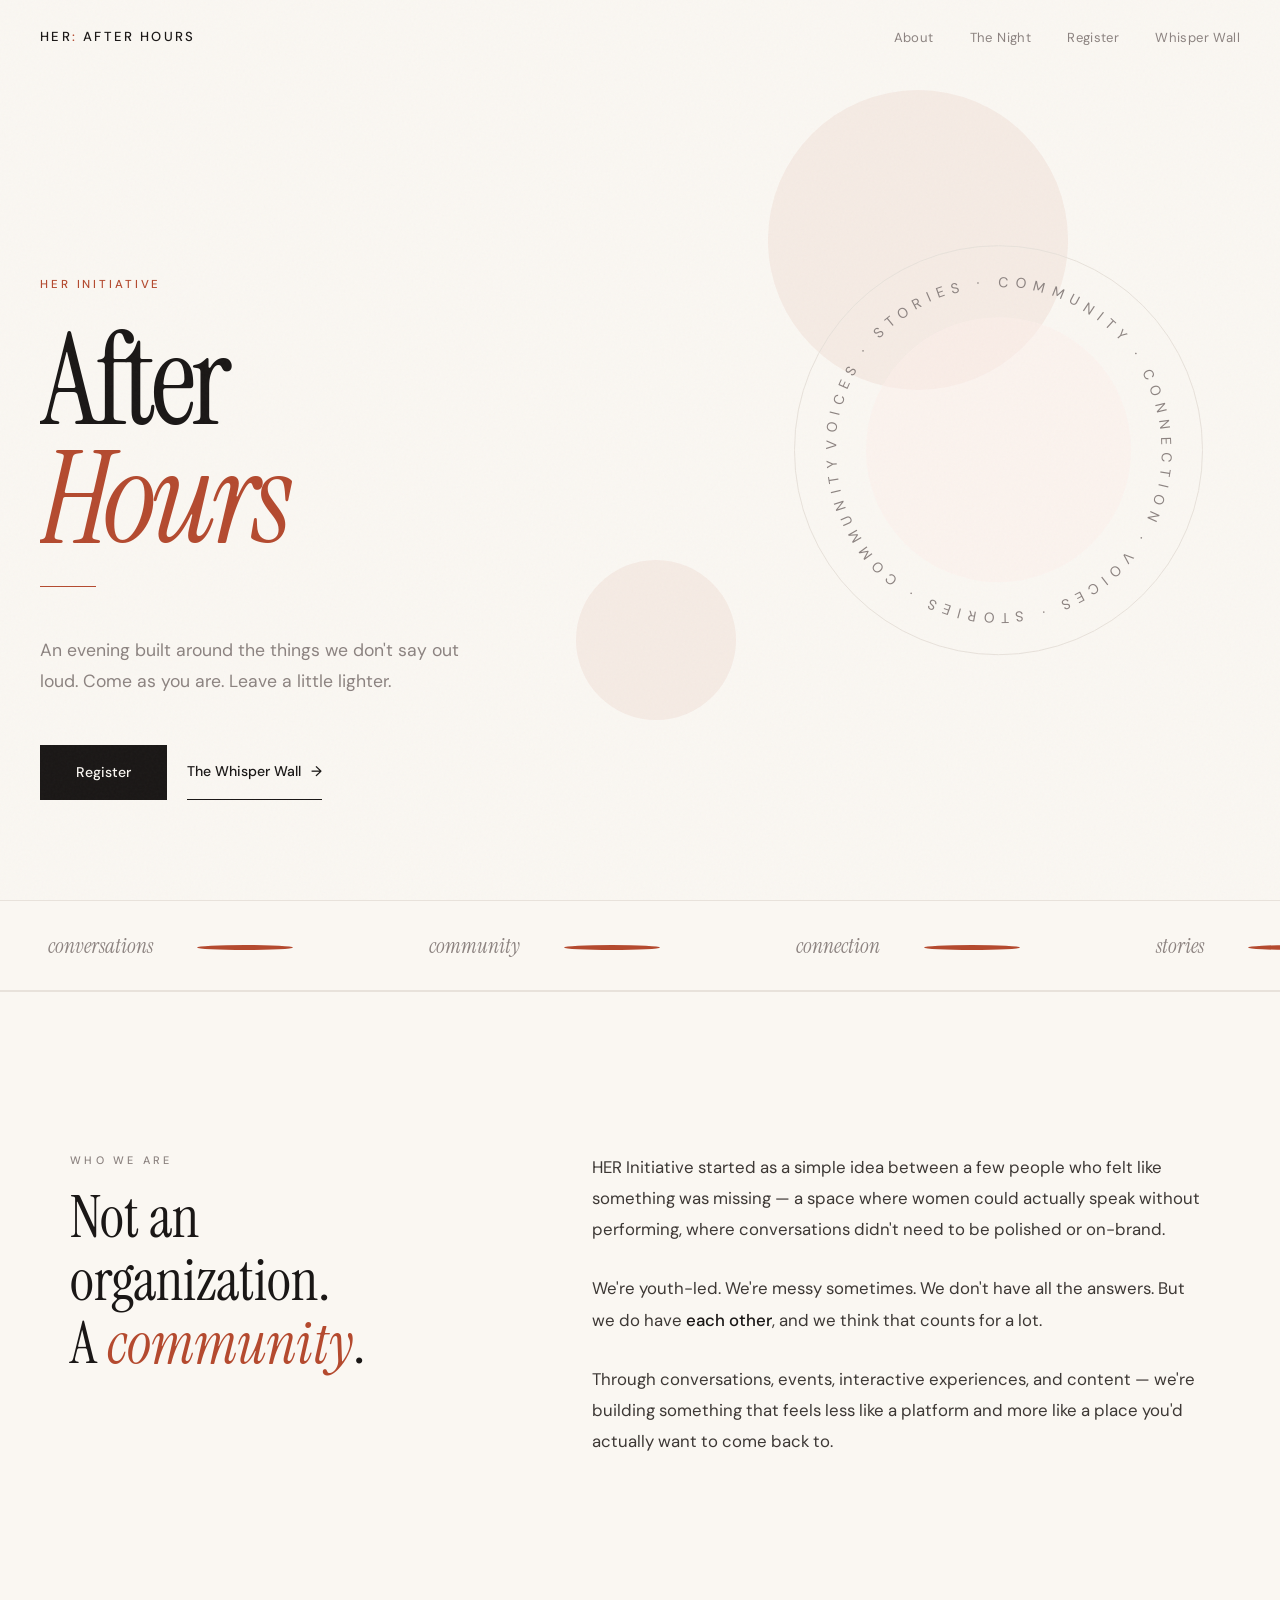
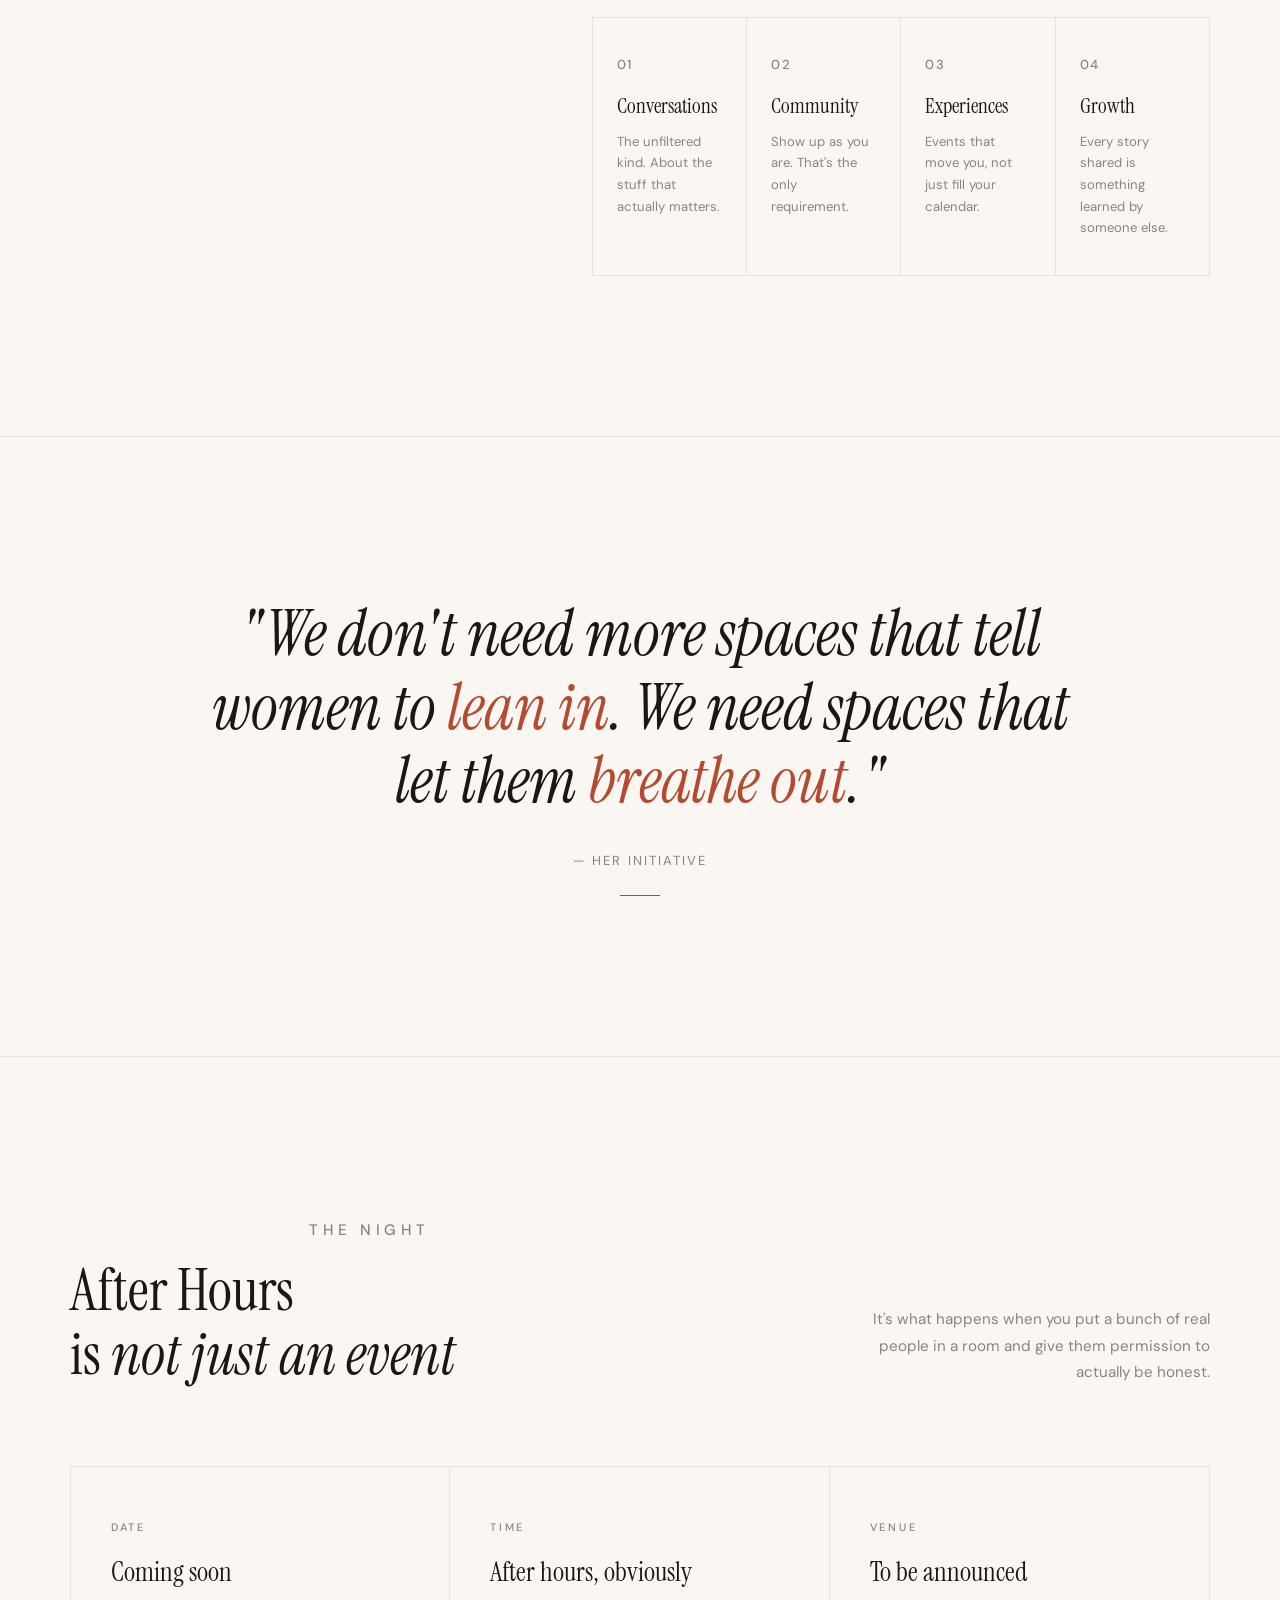
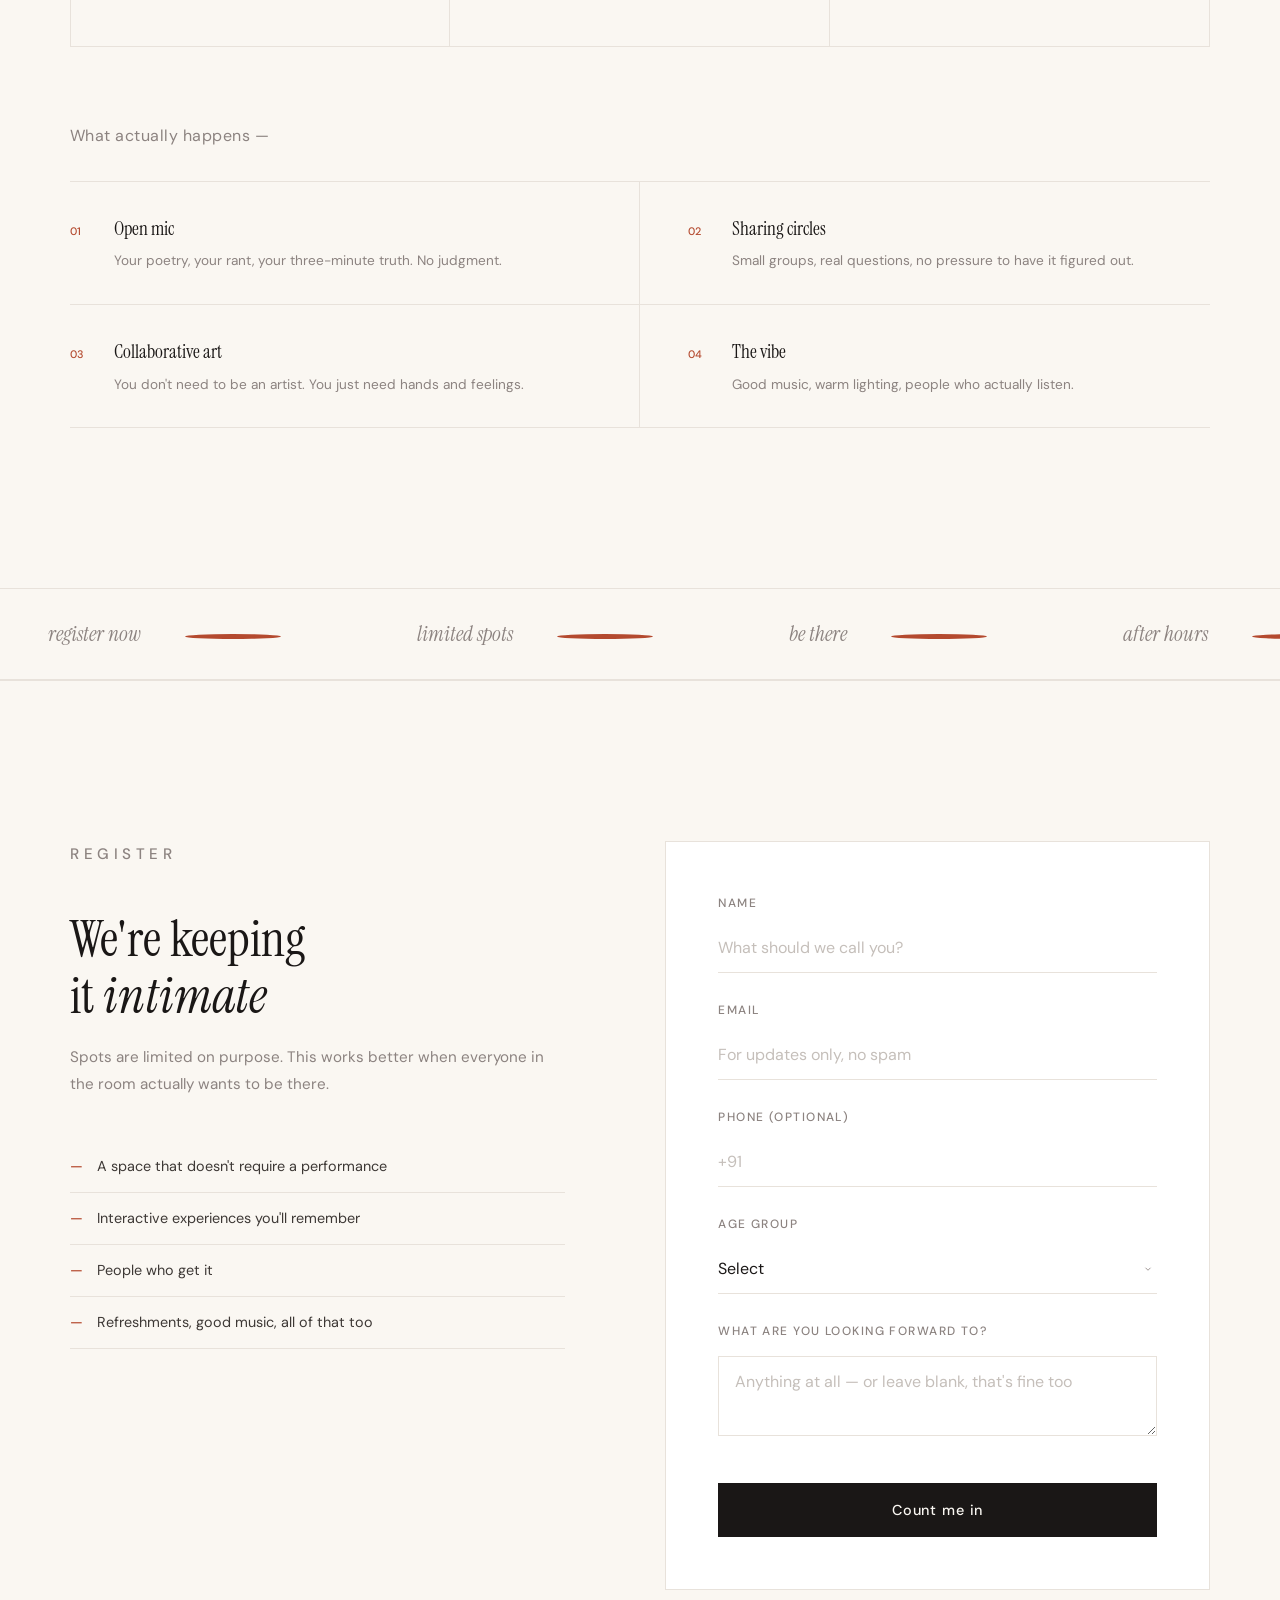
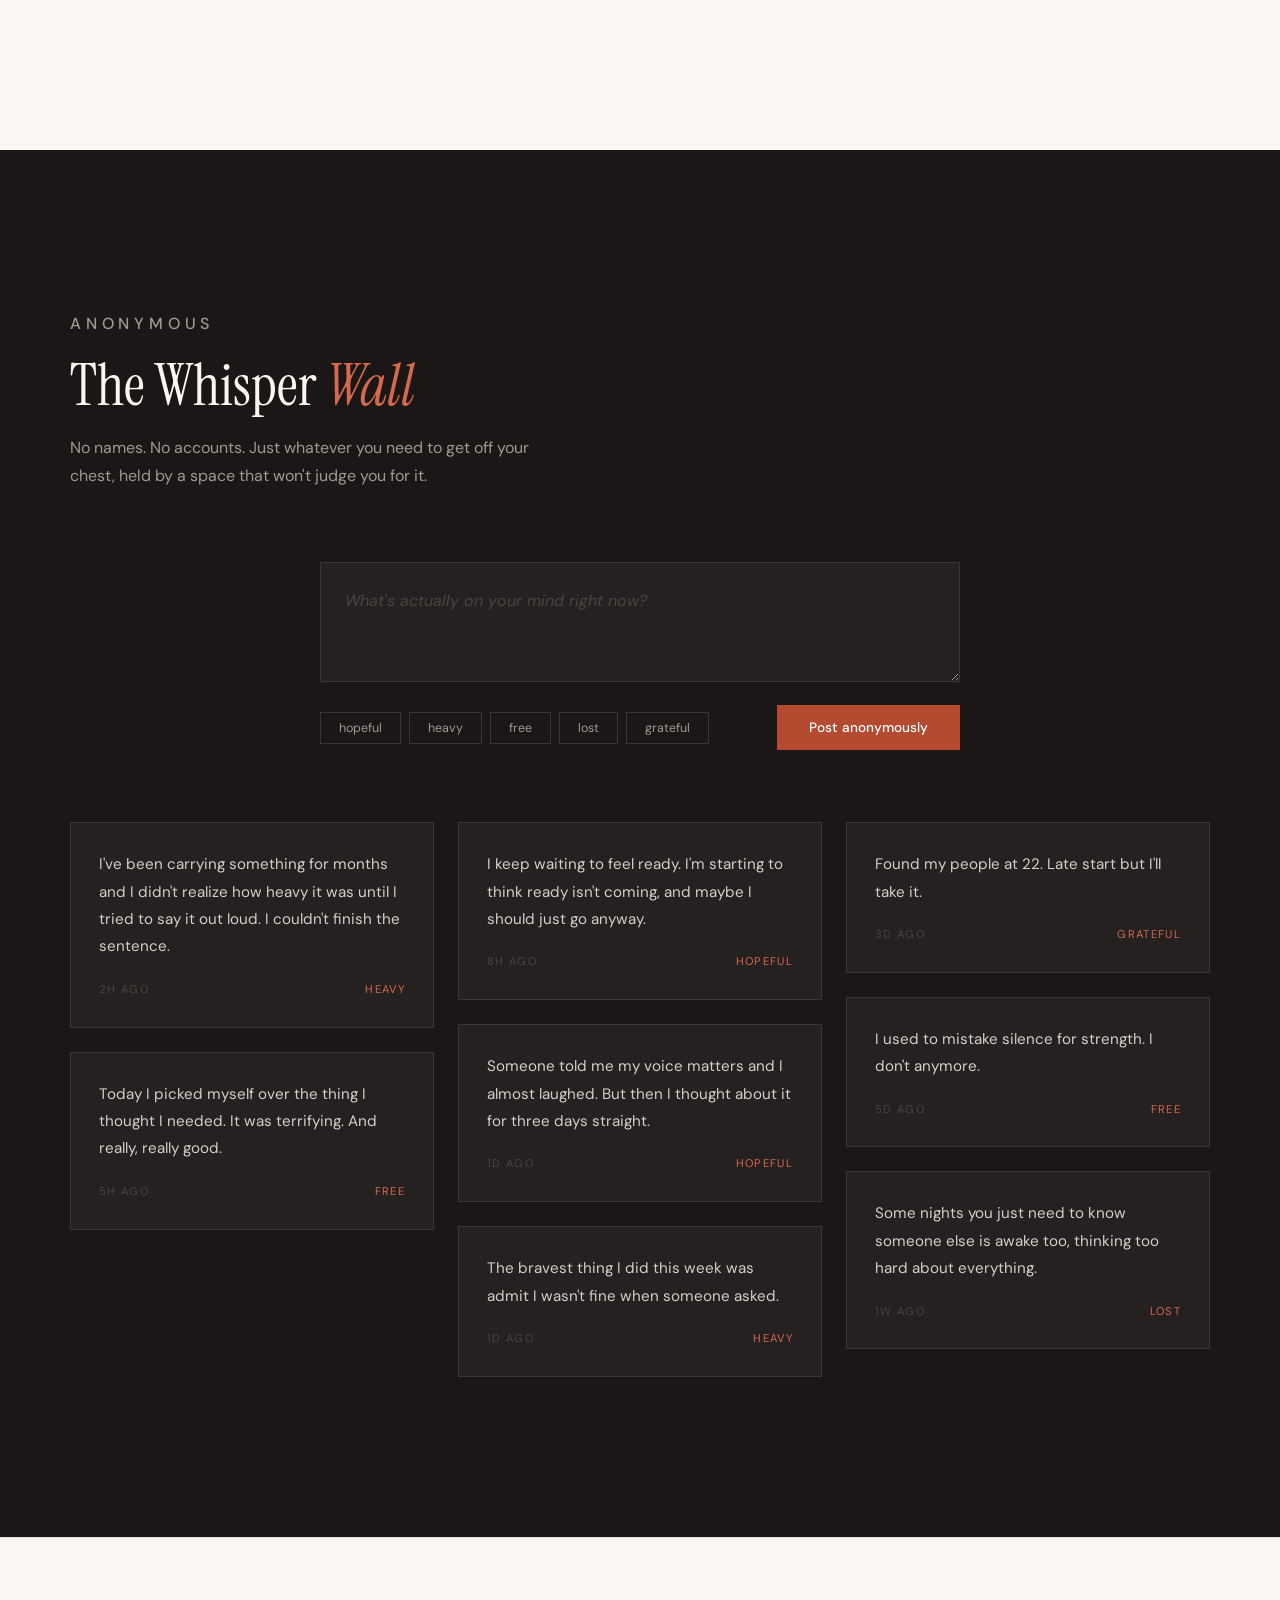
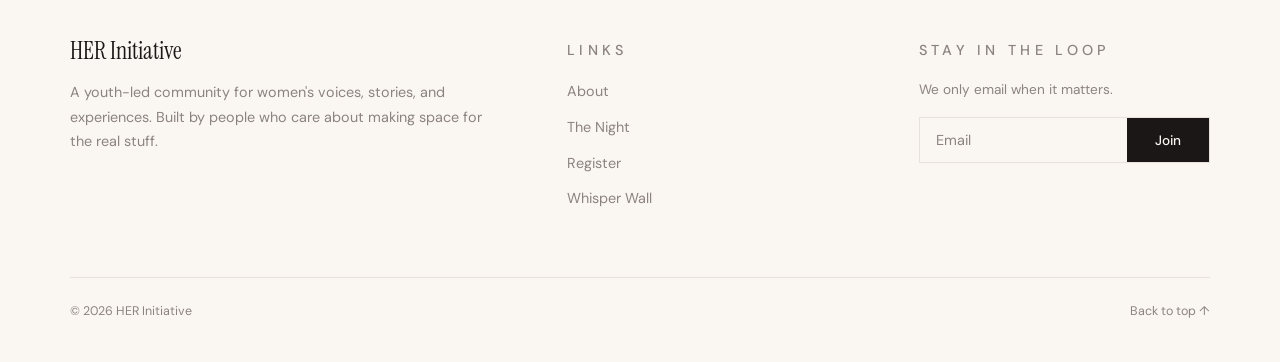
<file: index.html>
<!DOCTYPE html>
<html lang="en">
<head>
  <meta charset="UTF-8" />
  <meta name="viewport" content="width=device-width, initial-scale=1.0" />
  <title>HER: After Hours — Registration & The Whisper Wall</title>
  <meta name="description" content="Register for HER: After Hours, an intimate evening of real conversations and connection. Share anonymously on The Whisper Wall." />
  <link rel="stylesheet" href="styles.css" />
</head>
<body>

  <div class="grain" aria-hidden="true"></div>
  <div class="scroll-progress" id="scrollProgress"></div>

  <nav class="nav" id="nav">
    <a href="#" class="nav-logo">HER<span>:</span> After Hours</a>
    <ul class="nav-links">
      <li><a href="#about">About</a></li>
      <li><a href="#event">The Night</a></li>
      <li><a href="#register">Register</a></li>
      <li><a href="#whisper">Whisper Wall</a></li>
    </ul>
  </nav>

  <!-- HERO -->
  <section class="hero" id="hero">
    <div class="hero-shape hero-shape-1" aria-hidden="true"></div>
    <div class="hero-shape hero-shape-2" aria-hidden="true"></div>
    <div class="hero-content">
      <span class="hero-tag r">HER Initiative</span>
      <h1 class="line-reveal">
        <span>After</span>
        <span><i>Hours</i></span>
      </h1>
      <div class="hero-line r r-d2"></div>
      <p class="hero-sub r r-d2">An evening built around the things we don't say out loud. Come as you are. Leave a little lighter.</p>
      <div class="hero-actions r r-d3">
        <div class="magnetic"><a href="#register" class="btn btn-fill">Register</a></div>
        <a href="#whisper" class="btn btn-line">The Whisper Wall <span class="arrow">&rarr;</span></a>
      </div>
    </div>
    <div class="hero-circle" aria-hidden="true">
      <div class="hero-circle-text">
        <svg viewBox="0 0 300 300"><defs><path id="cp" d="M 150,150 m -120,0 a 120,120 0 1,1 240,0 a 120,120 0 1,1 -240,0"/></defs>
        <text><textPath href="#cp">voices · stories · community · connection · voices · stories · community · connection ·</textPath></text></svg>
      </div>
    </div>
  </section>

  <!-- MARQUEE -->
  <div class="marquee" aria-hidden="true">
    <div class="marquee-track">
      <span>conversations <span class="dot"></span></span>
      <span>community <span class="dot"></span></span>
      <span>connection <span class="dot"></span></span>
      <span>stories <span class="dot"></span></span>
      <span>honesty <span class="dot"></span></span>
      <span>growth <span class="dot"></span></span>
      <span>conversations <span class="dot"></span></span>
      <span>community <span class="dot"></span></span>
      <span>connection <span class="dot"></span></span>
      <span>stories <span class="dot"></span></span>
      <span>honesty <span class="dot"></span></span>
      <span>growth <span class="dot"></span></span>
    </div>
  </div>

  <!-- ABOUT -->
  <section class="about" id="about">
    <div class="about-layout">
      <div class="about-left">
        <p class="section-label r">Who we are</p>
        <h2 class="r r-d1">Not an<br>organization.<br>A <i>community</i>.</h2>
      </div>
      <div class="about-right">
        <p class="r">HER Initiative started as a simple idea between a few people who felt like something was missing — a space where women could actually speak without performing, where conversations didn't need to be polished or on-brand.</p>
        <p class="r r-d1">We're youth-led. We're messy sometimes. We don't have all the answers. But we do have <strong>each other</strong>, and we think that counts for a lot.</p>
        <p class="r r-d2">Through conversations, events, interactive experiences, and content — we're building something that feels less like a platform and more like a place you'd actually want to come back to.</p>
      </div>
    </div>
    <div class="about-layout" style="margin-top:72px">
      <div></div>
      <div class="pillars-row r r-d1">
        <div class="pillar"><p class="pillar-num">01</p><h4>Conversations</h4><p>The unfiltered kind. About the stuff that actually matters.</p></div>
        <div class="pillar"><p class="pillar-num">02</p><h4>Community</h4><p>Show up as you are. That's the only requirement.</p></div>
        <div class="pillar"><p class="pillar-num">03</p><h4>Experiences</h4><p>Events that move you, not just fill your calendar.</p></div>
        <div class="pillar"><p class="pillar-num">04</p><h4>Growth</h4><p>Every story shared is something learned by someone else.</p></div>
      </div>
    </div>
  </section>

  <!-- STATEMENT -->
  <section class="statement">
    <blockquote class="r">
      "We don't need more spaces that tell women to <em>lean in</em>. We need spaces that let them <em>breathe out</em>."
    </blockquote>
    <p class="statement-author r r-d1">— HER Initiative</p>
    <div class="statement-line r r-d2"></div>
  </section>

  <!-- EVENT -->
  <section class="event" id="event">
    <div class="event-header r">
      <div>
        <p class="section-label">The Night</p>
        <h2>After Hours<br>is <i>not just an event</i></h2>
      </div>
      <p>It's what happens when you put a bunch of real people in a room and give them permission to actually be honest.</p>
    </div>
    <div class="event-details">
      <div class="event-detail r"><p class="event-detail-label">Date</p><p class="event-detail-value">Coming soon</p></div>
      <div class="event-detail r r-d1"><p class="event-detail-label">Time</p><p class="event-detail-value">After hours, obviously</p></div>
      <div class="event-detail r r-d2"><p class="event-detail-label">Venue</p><p class="event-detail-value">To be announced</p></div>
    </div>
    <div class="event-expect">
      <h3 class="r">What actually happens —</h3>
      <div class="expect-list">
        <div class="expect-item r"><span class="expect-num">01</span><div class="expect-text"><h4>Open mic</h4><p>Your poetry, your rant, your three-minute truth. No judgment.</p></div></div>
        <div class="expect-item r r-d1"><span class="expect-num">02</span><div class="expect-text"><h4>Sharing circles</h4><p>Small groups, real questions, no pressure to have it figured out.</p></div></div>
        <div class="expect-item r r-d2"><span class="expect-num">03</span><div class="expect-text"><h4>Collaborative art</h4><p>You don't need to be an artist. You just need hands and feelings.</p></div></div>
        <div class="expect-item r r-d3"><span class="expect-num">04</span><div class="expect-text"><h4>The vibe</h4><p>Good music, warm lighting, people who actually listen.</p></div></div>
      </div>
    </div>
  </section>

  <!-- MARQUEE 2 -->
  <div class="marquee" aria-hidden="true" style="border-top:1px solid var(--border)">
    <div class="marquee-track" style="animation-direction:reverse">
      <span>register now <span class="dot"></span></span>
      <span>limited spots <span class="dot"></span></span>
      <span>be there <span class="dot"></span></span>
      <span>after hours <span class="dot"></span></span>
      <span>your story matters <span class="dot"></span></span>
      <span>come as you are <span class="dot"></span></span>
      <span>register now <span class="dot"></span></span>
      <span>limited spots <span class="dot"></span></span>
      <span>be there <span class="dot"></span></span>
      <span>after hours <span class="dot"></span></span>
      <span>your story matters <span class="dot"></span></span>
      <span>come as you are <span class="dot"></span></span>
    </div>
  </div>

  <!-- REGISTER -->
  <section class="register" id="register">
    <div class="register-layout">
      <div class="register-left">
        <p class="section-label r">Register</p>
        <h2 class="r r-d1">We're keeping<br>it <i>intimate</i></h2>
        <p class="r r-d2">Spots are limited on purpose. This works better when everyone in the room actually wants to be there.</p>
        <ul class="perks-list r r-d3">
          <li>A space that doesn't require a performance</li>
          <li>Interactive experiences you'll remember</li>
          <li>People who get it</li>
          <li>Refreshments, good music, all of that too</li>
        </ul>
      </div>
      <div class="r r-d2">
        <div class="form-card" id="formCard">
          <form id="registrationForm" autocomplete="off">
            <div class="form-group"><label class="form-label" for="reg-name">Name</label><input class="form-input" type="text" id="reg-name" placeholder="What should we call you?" required></div>
            <div class="form-group"><label class="form-label" for="reg-email">Email</label><input class="form-input" type="email" id="reg-email" placeholder="For updates only, no spam" required></div>
            <div class="form-group"><label class="form-label" for="reg-phone">Phone (optional)</label><input class="form-input" type="tel" id="reg-phone" placeholder="+91"></div>
            <div class="form-group"><label class="form-label" for="reg-age">Age group</label>
              <select class="form-select" id="reg-age" required><option value="" disabled selected>Select</option><option>16–18</option><option>19–22</option><option>23–25</option><option>25+</option></select>
            </div>
            <div class="form-group"><label class="form-label" for="reg-excited">What are you looking forward to?</label><textarea class="form-textarea" id="reg-excited" placeholder="Anything at all — or leave blank, that's fine too"></textarea></div>
            <button type="submit" class="btn btn-fill btn-submit" id="btn-register-submit">Count me in</button>
          </form>
          <div class="form-success" id="formSuccess"><h3>You're in.</h3><p>We'll reach out with the details. See you after hours.</p></div>
        </div>
      </div>
    </div>
  </section>

  <!-- WHISPER WALL -->
  <section class="whisper" id="whisper">
    <div class="whisper-header">
      <p class="section-label r">Anonymous</p>
      <h2 class="r r-d1">The Whisper <i>Wall</i></h2>
      <p class="r r-d2">No names. No accounts. Just whatever you need to get off your chest, held by a space that won't judge you for it.</p>
    </div>
    <div class="whisper-compose r r-d3">
      <textarea class="whisper-textarea" id="whisperInput" placeholder="What's actually on your mind right now?"></textarea>
      <div class="whisper-controls">
        <div class="mood-tags">
          <button class="mood-tag" data-mood="hopeful">hopeful</button>
          <button class="mood-tag" data-mood="heavy">heavy</button>
          <button class="mood-tag" data-mood="free">free</button>
          <button class="mood-tag" data-mood="lost">lost</button>
          <button class="mood-tag" data-mood="grateful">grateful</button>
        </div>
        <button class="btn whisper-btn" id="whisperSubmit">Post anonymously</button>
      </div>
    </div>
    <div class="wall" id="whisperWall"></div>
  </section>

  <!-- FOOTER -->
  <footer class="footer" id="community">
    <div class="footer-layout">
      <div><h3 class="serif r">HER Initiative</h3><p class="r r-d1">A youth-led community for women's voices, stories, and experiences. Built by people who care about making space for the real stuff.</p></div>
      <div><p class="section-label r">Links</p><ul class="footer-links r r-d1"><li><a href="#about">About</a></li><li><a href="#event">The Night</a></li><li><a href="#register">Register</a></li><li><a href="#whisper">Whisper Wall</a></li></ul></div>
      <div><p class="section-label r">Stay in the loop</p><p class="r r-d1" style="font-size:.85rem;color:var(--muted);margin-bottom:4px">We only email when it matters.</p>
        <form class="newsletter-form r r-d2" id="newsletterForm"><input class="newsletter-input" type="email" placeholder="Email" required id="newsletter-email"><button type="submit" class="newsletter-btn" id="btn-newsletter">Join</button></form>
      </div>
    </div>
    <div class="footer-bottom"><span>&copy; 2026 HER Initiative</span><a href="#hero">Back to top &uarr;</a></div>
  </footer>

  <script src="script.js"></script>
</body>
</html>
</file>
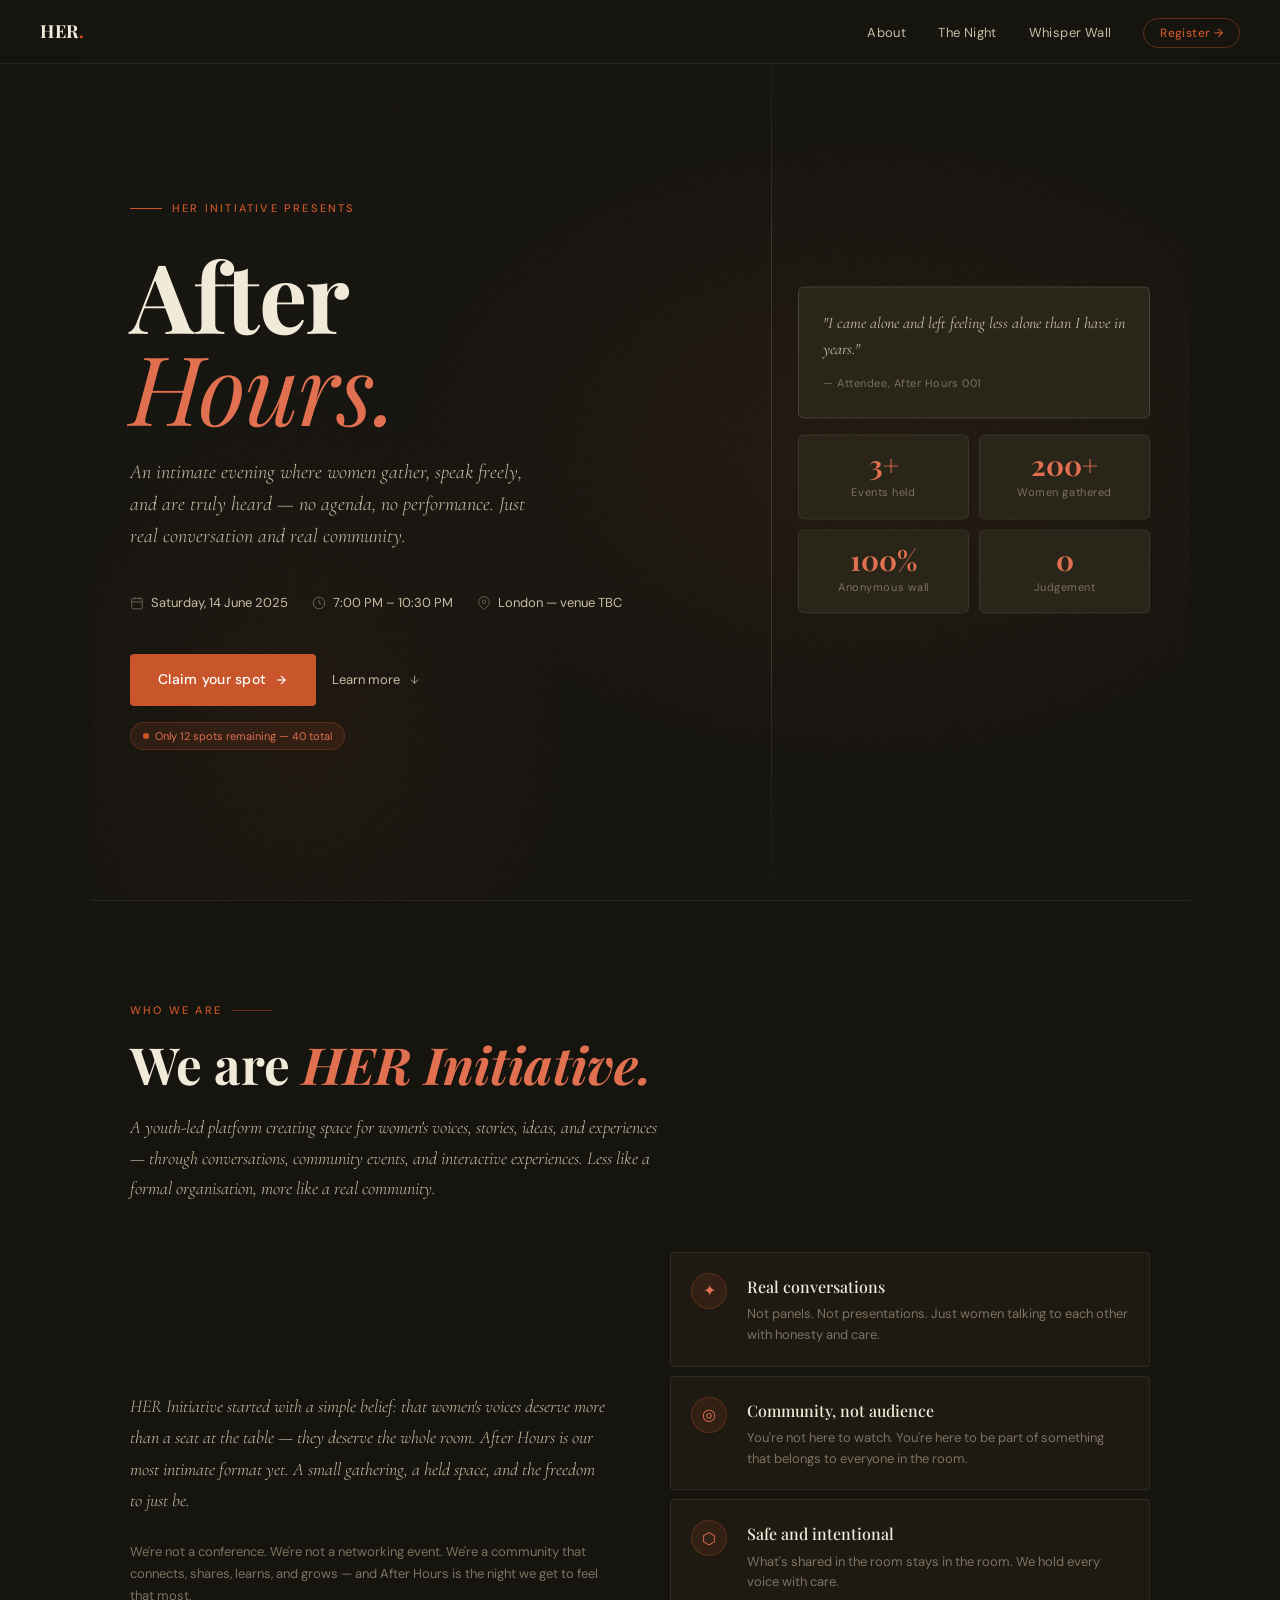
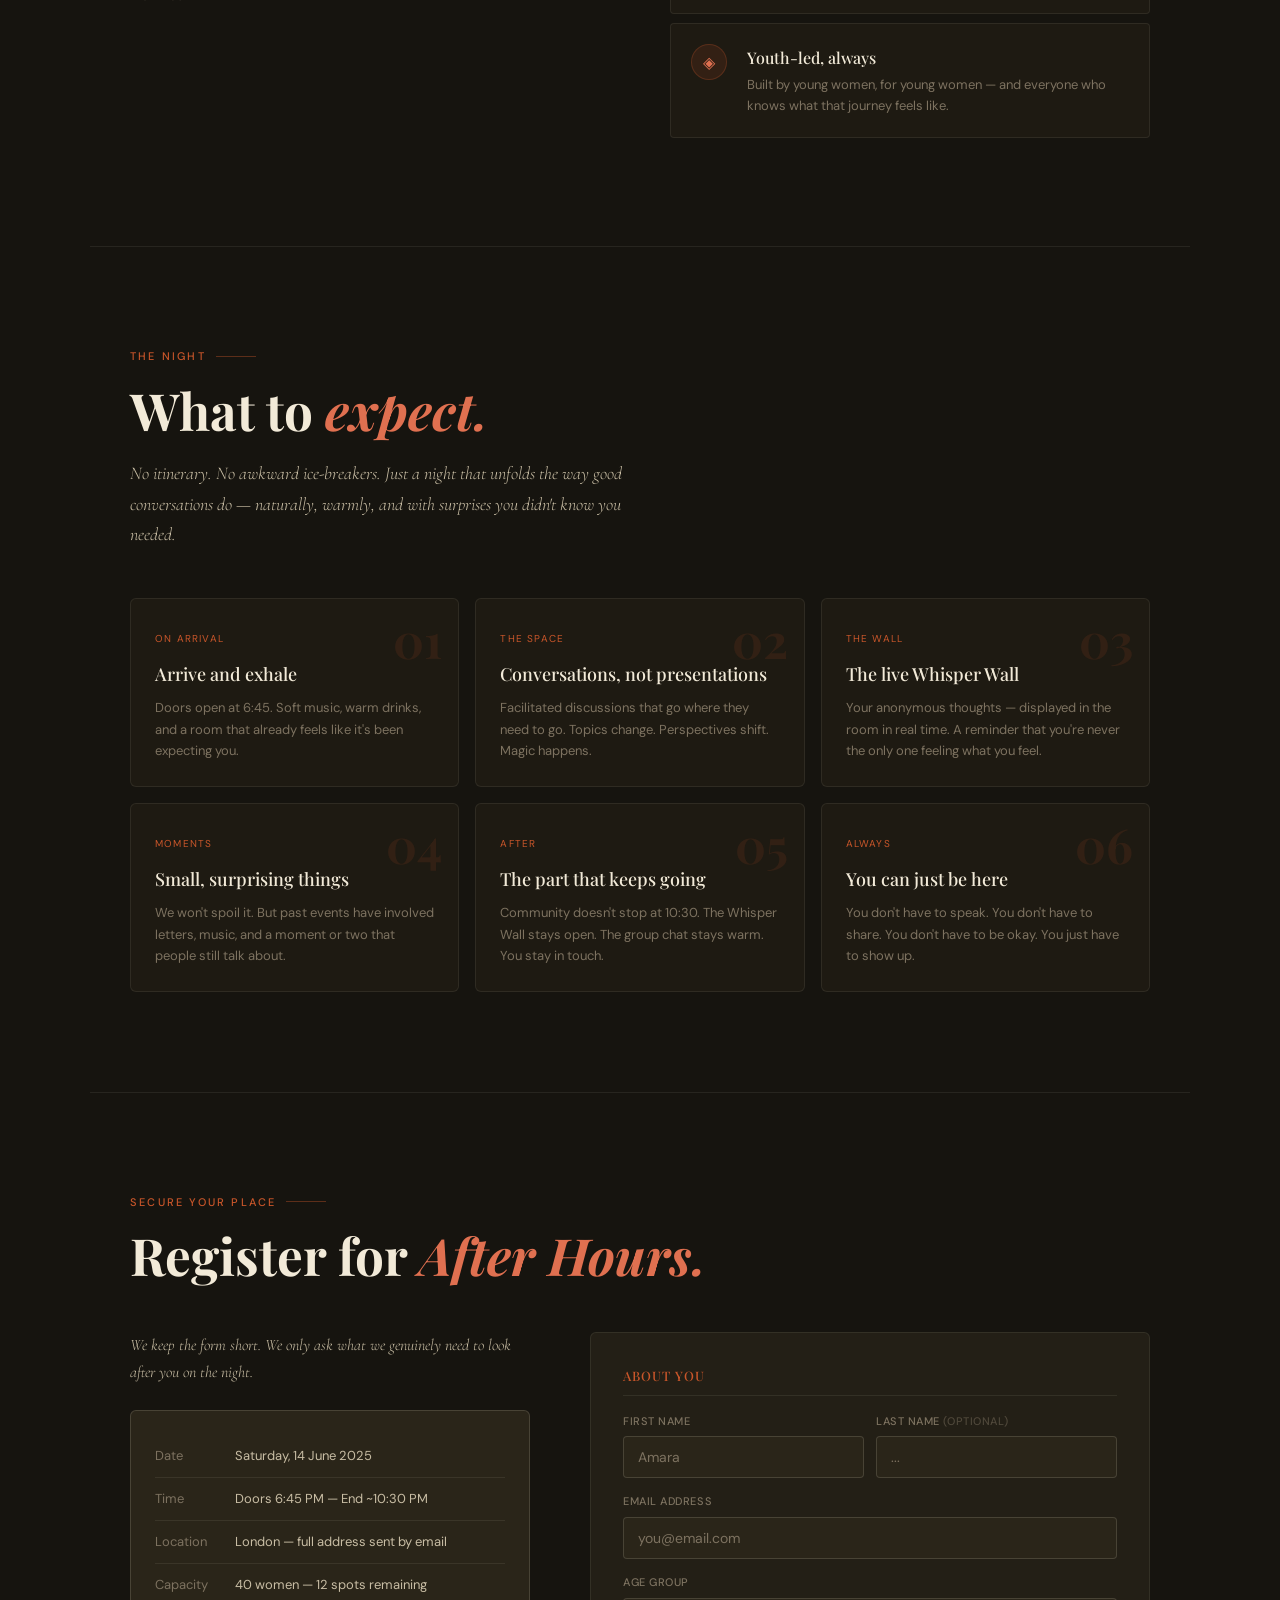
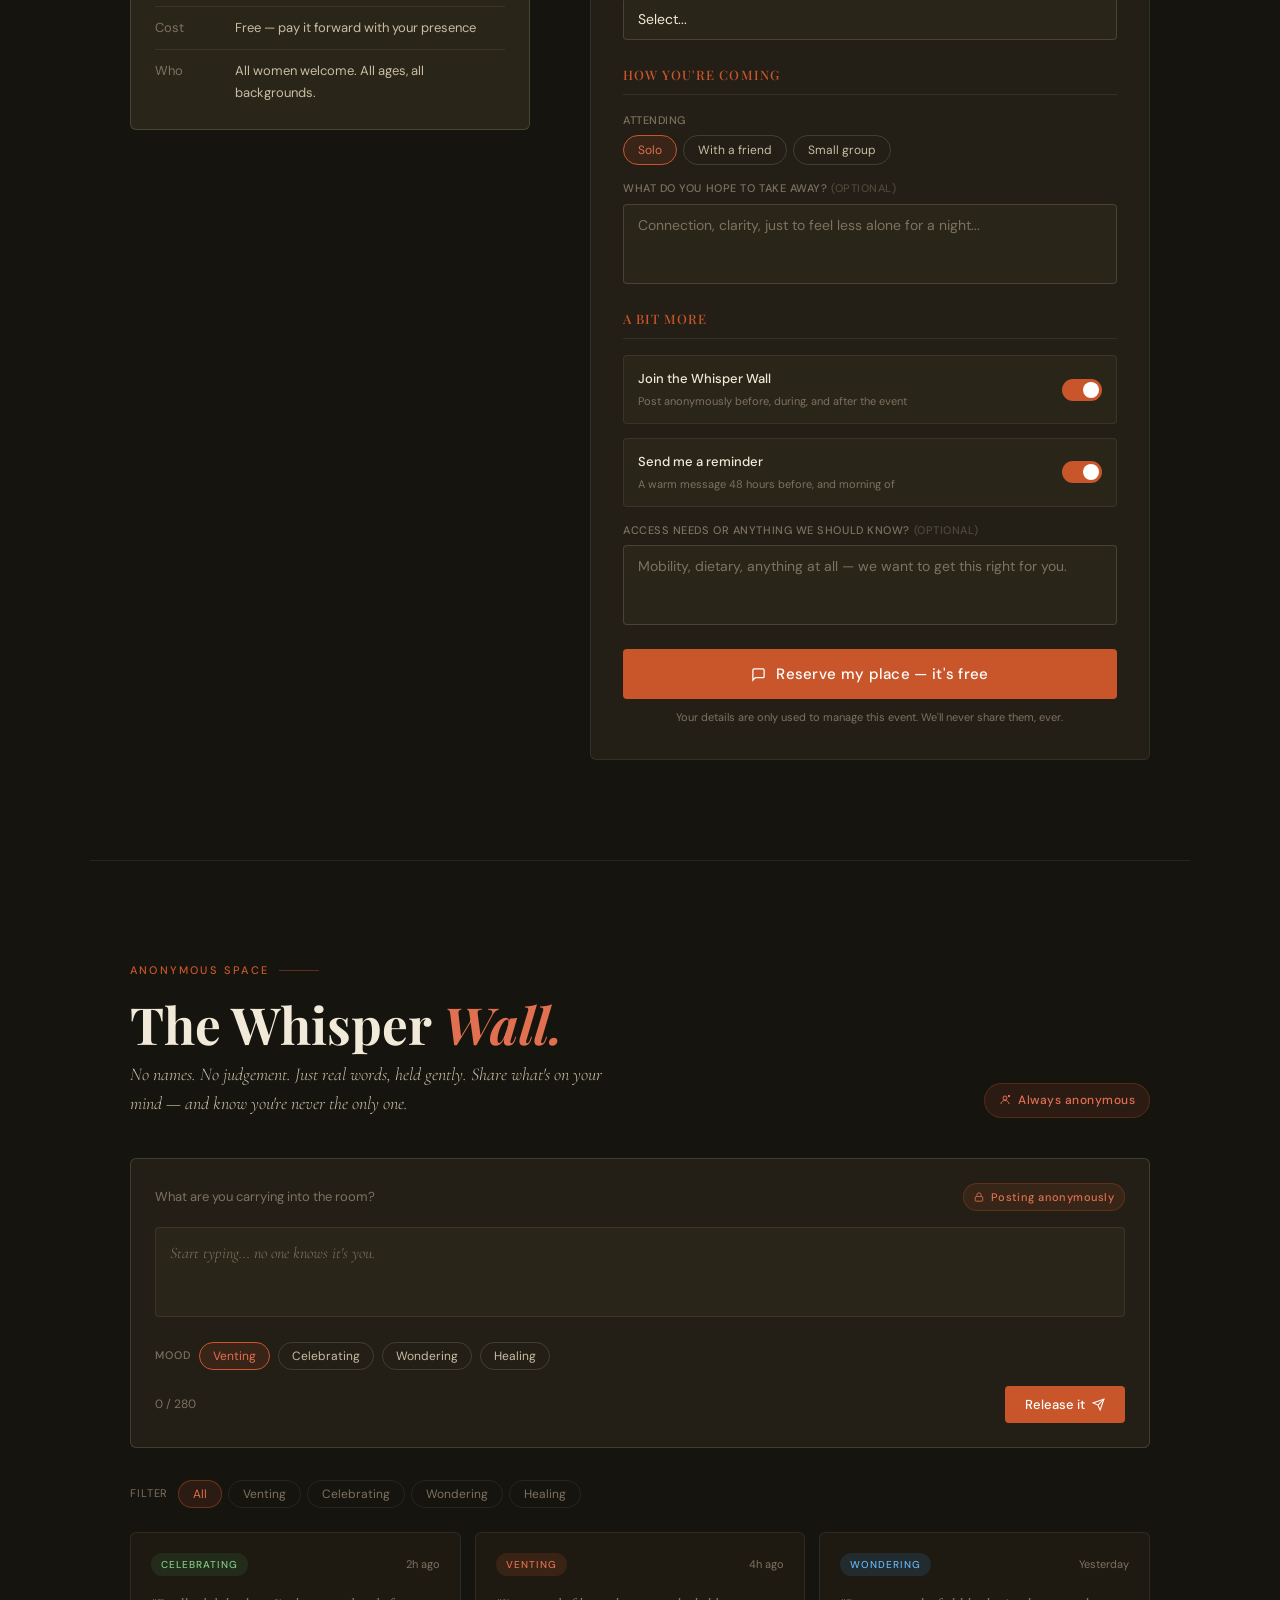
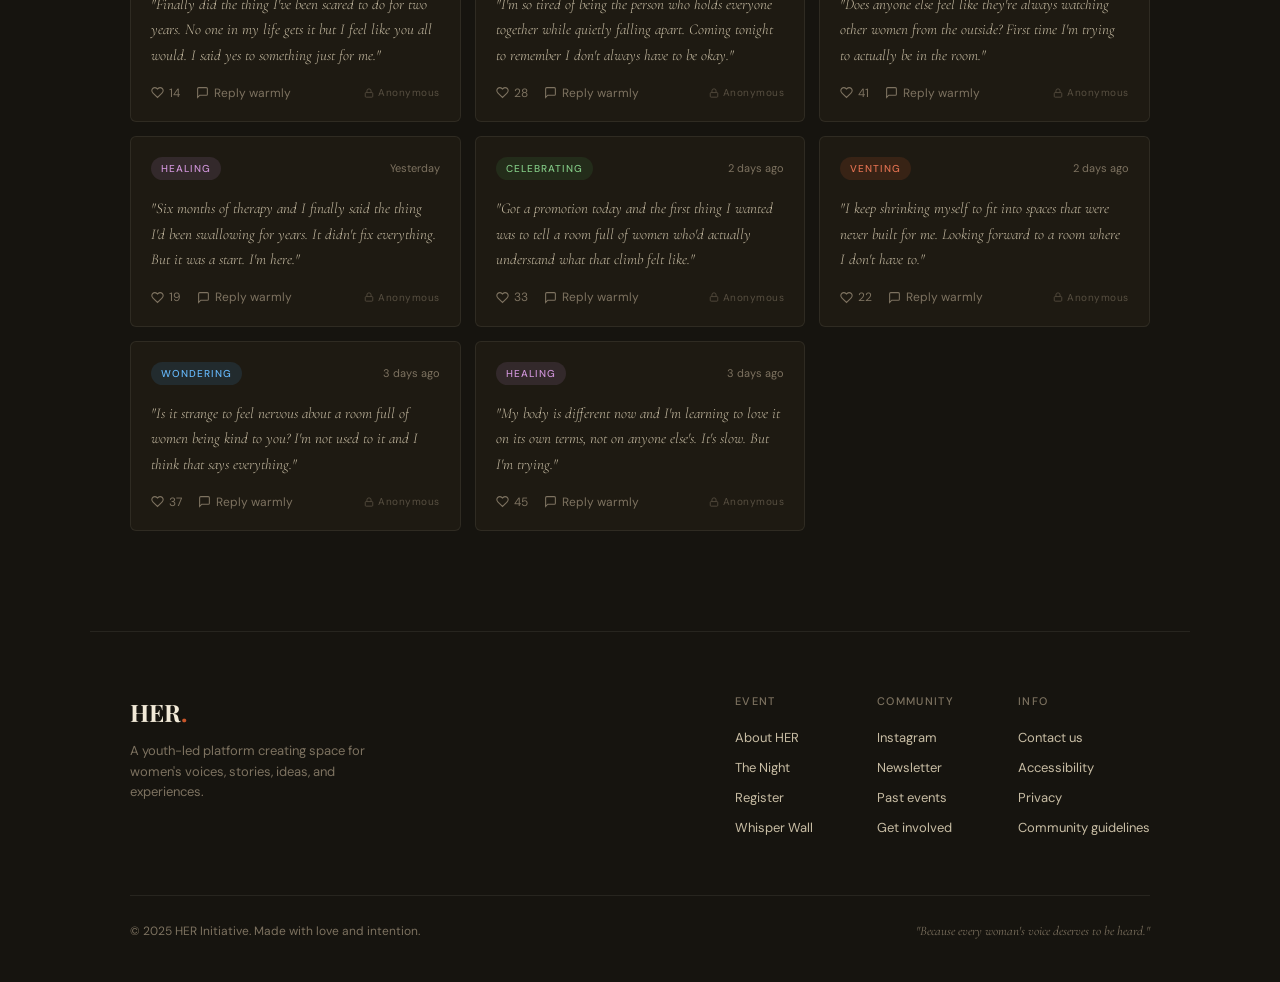
<file: her-after-hours.html>
<!DOCTYPE html>
<html lang="en">
<head>
<meta charset="UTF-8" />
<meta name="viewport" content="width=device-width, initial-scale=1.0" />
<title>HER: After Hours — HER Initiative</title>
<link rel="preconnect" href="https://fonts.googleapis.com" />
<link rel="preconnect" href="https://fonts.gstatic.com" crossorigin />
<link href="https://fonts.googleapis.com/css2?family=Playfair+Display:ital,wght@0,400;0,500;0,700;1,400;1,700&family=Cormorant+Garamond:ital,wght@0,300;0,400;1,300;1,400&family=DM+Sans:opsz,wght@9..40,300;9..40,400;9..40,500&display=swap" rel="stylesheet" />
<style>
  *, *::before, *::after { box-sizing: border-box; margin: 0; padding: 0; }

  :root {
    --bg: #16140f;
    --bg-warm: #1e1a12;
    --bg-surface: #231f16;
    --bg-card: #2a2519;
    --accent: #c9562a;
    --accent-light: #e07050;
    --accent-pale: rgba(201,86,42,0.12);
    --cream: #f2ead8;
    --cream-dim: #c8bda4;
    --cream-muted: #7d7260;
    --border: rgba(242,234,216,0.08);
    --border-mid: rgba(242,234,216,0.15);
    --font-display: 'Playfair Display', Georgia, serif;
    --font-body: 'DM Sans', sans-serif;
    --font-italic: 'Cormorant Garamond', Georgia, serif;
  }

  html { scroll-behavior: smooth; }

  body {
    background: var(--bg);
    color: var(--cream);
    font-family: var(--font-body);
    font-size: 16px;
    line-height: 1.7;
    overflow-x: hidden;
  }

  ::-webkit-scrollbar { width: 4px; }
  ::-webkit-scrollbar-track { background: var(--bg); }
  ::-webkit-scrollbar-thumb { background: var(--accent); border-radius: 2px; }

  /* ─── NAV ─── */
  nav {
    position: fixed;
    top: 0; left: 0; right: 0;
    z-index: 100;
    display: flex;
    align-items: center;
    justify-content: space-between;
    padding: 0 2.5rem;
    height: 64px;
    background: rgba(22,20,15,0.85);
    backdrop-filter: blur(12px);
    border-bottom: 1px solid var(--border);
    transition: background 0.3s;
  }

  .nav-logo {
    font-family: var(--font-display);
    font-size: 18px;
    font-weight: 700;
    letter-spacing: 0.04em;
    color: var(--cream);
    text-decoration: none;
  }

  .nav-logo span { color: var(--accent); }

  .nav-links {
    display: flex;
    align-items: center;
    gap: 2rem;
    list-style: none;
  }

  .nav-links a {
    font-size: 13px;
    font-weight: 400;
    color: var(--cream-dim);
    text-decoration: none;
    letter-spacing: 0.03em;
    transition: color 0.2s;
  }

  .nav-links a:hover { color: var(--cream); }

  .nav-cta {
    font-size: 12px !important;
    font-weight: 500 !important;
    color: var(--accent) !important;
    border: 1px solid rgba(201,86,42,0.4);
    padding: 6px 16px;
    border-radius: 20px;
    transition: background 0.2s, color 0.2s !important;
  }

  .nav-cta:hover { background: var(--accent) !important; color: #fff !important; }

  /* ─── HERO ─── */
  #hero {
    min-height: 100vh;
    display: flex;
    align-items: center;
    position: relative;
    overflow: hidden;
    padding: 120px 2.5rem 80px;
  }

  .hero-bg {
    position: absolute;
    inset: 0;
    background:
      radial-gradient(ellipse 60% 50% at 70% 50%, rgba(201,86,42,0.08) 0%, transparent 70%),
      radial-gradient(ellipse 40% 60% at 20% 80%, rgba(201,86,42,0.05) 0%, transparent 60%);
  }

  .hero-grain {
    position: absolute;
    inset: 0;
    background-image: url("data:image/svg+xml,%3Csvg viewBox='0 0 256 256' xmlns='http://www.w3.org/2000/svg'%3E%3Cfilter id='noise'%3E%3CfeTurbulence type='fractalNoise' baseFrequency='0.9' numOctaves='4' stitchTiles='stitch'/%3E%3C/filter%3E%3Crect width='100%25' height='100%25' filter='url(%23noise)' opacity='0.04'/%3E%3C/svg%3E");
    opacity: 0.4;
    pointer-events: none;
  }

  .hero-line-deco {
    position: absolute;
    right: 0; top: 0; bottom: 0;
    width: 1px;
    background: linear-gradient(to bottom, transparent, var(--border-mid) 30%, var(--border-mid) 70%, transparent);
    right: 38%;
  }

  .hero-content {
    position: relative;
    max-width: 580px;
  }

  .hero-eyebrow {
    display: inline-flex;
    align-items: center;
    gap: 10px;
    font-size: 11px;
    font-weight: 500;
    letter-spacing: 0.2em;
    text-transform: uppercase;
    color: var(--accent);
    margin-bottom: 2rem;
    opacity: 0;
    animation: fadeUp 0.8s ease forwards 0.2s;
  }

  .hero-eyebrow::before {
    content: '';
    display: block;
    width: 32px;
    height: 1px;
    background: var(--accent);
  }

  .hero-h1 {
    font-family: var(--font-display);
    font-size: clamp(56px, 8vw, 96px);
    font-weight: 700;
    line-height: 0.95;
    letter-spacing: -0.01em;
    margin-bottom: 1.5rem;
    opacity: 0;
    animation: fadeUp 0.8s ease forwards 0.4s;
  }

  .hero-h1 em {
    font-style: italic;
    font-weight: 400;
    color: var(--accent-light);
    display: block;
  }

  .hero-sub {
    font-family: var(--font-italic);
    font-size: 20px;
    font-weight: 300;
    font-style: italic;
    color: var(--cream-dim);
    line-height: 1.6;
    max-width: 400px;
    margin-bottom: 2.5rem;
    opacity: 0;
    animation: fadeUp 0.8s ease forwards 0.6s;
  }

  .hero-meta-row {
    display: flex;
    gap: 1.5rem;
    flex-wrap: wrap;
    margin-bottom: 2.5rem;
    opacity: 0;
    animation: fadeUp 0.8s ease forwards 0.75s;
  }

  .hero-meta-item {
    display: flex;
    align-items: center;
    gap: 7px;
    font-size: 13px;
    color: var(--cream-dim);
  }

  .hero-meta-item svg { opacity: 0.5; flex-shrink: 0; }

  .hero-actions {
    display: flex;
    gap: 1rem;
    align-items: center;
    flex-wrap: wrap;
    opacity: 0;
    animation: fadeUp 0.8s ease forwards 0.9s;
  }

  .btn-primary {
    display: inline-flex;
    align-items: center;
    gap: 8px;
    background: var(--accent);
    color: #fff;
    font-family: var(--font-body);
    font-size: 14px;
    font-weight: 500;
    padding: 14px 28px;
    border-radius: 4px;
    border: none;
    cursor: pointer;
    text-decoration: none;
    letter-spacing: 0.02em;
    transition: background 0.2s, transform 0.15s;
  }

  .btn-primary:hover { background: var(--accent-light); transform: translateY(-1px); }

  .btn-ghost {
    display: inline-flex;
    align-items: center;
    gap: 8px;
    background: transparent;
    color: var(--cream-dim);
    font-family: var(--font-body);
    font-size: 13px;
    font-weight: 400;
    padding: 14px 0;
    border: none;
    cursor: pointer;
    text-decoration: none;
    transition: color 0.2s;
  }

  .btn-ghost:hover { color: var(--cream); }

  .spots-pill {
    display: inline-flex;
    align-items: center;
    gap: 6px;
    font-size: 11px;
    color: var(--accent-light);
    background: var(--accent-pale);
    border: 1px solid rgba(201,86,42,0.25);
    padding: 4px 12px;
    border-radius: 20px;
    margin-top: 1rem;
    opacity: 0;
    animation: fadeUp 0.8s ease forwards 1.05s;
  }

  .spots-dot {
    width: 6px; height: 6px;
    border-radius: 50%;
    background: var(--accent);
    animation: pulse 2s infinite;
  }

  .hero-right {
    position: absolute;
    right: 2.5rem;
    top: 50%;
    transform: translateY(-50%);
    width: 32%;
    opacity: 0;
    animation: fadeIn 1.2s ease forwards 1s;
  }

  .hero-quote-card {
    background: var(--bg-card);
    border: 1px solid var(--border-mid);
    border-radius: 6px;
    padding: 1.5rem;
    margin-bottom: 1rem;
  }

  .hero-quote-card p {
    font-family: var(--font-italic);
    font-style: italic;
    font-size: 16px;
    color: var(--cream-dim);
    line-height: 1.6;
    margin-bottom: 0.75rem;
  }

  .hero-quote-card .q-attr {
    font-size: 11px;
    color: var(--cream-muted);
    letter-spacing: 0.05em;
  }

  .hero-stat-row {
    display: grid;
    grid-template-columns: 1fr 1fr;
    gap: 10px;
  }

  .hero-stat {
    background: var(--bg-card);
    border: 1px solid var(--border);
    border-radius: 6px;
    padding: 1rem;
    text-align: center;
  }

  .hero-stat-num {
    font-family: var(--font-display);
    font-size: 28px;
    font-weight: 700;
    color: var(--accent-light);
    line-height: 1;
    margin-bottom: 4px;
  }

  .hero-stat-label {
    font-size: 11px;
    color: var(--cream-muted);
    letter-spacing: 0.05em;
  }

  /* ─── SECTIONS ─── */
  section {
    padding: 100px 2.5rem;
    max-width: 1100px;
    margin: 0 auto;
  }

  .section-eyebrow {
    font-size: 11px;
    font-weight: 500;
    letter-spacing: 0.2em;
    text-transform: uppercase;
    color: var(--accent);
    margin-bottom: 1rem;
    display: flex;
    align-items: center;
    gap: 10px;
  }

  .section-eyebrow::after {
    content: '';
    display: block;
    height: 1px;
    width: 40px;
    background: var(--accent);
    opacity: 0.4;
  }

  .section-title {
    font-family: var(--font-display);
    font-size: clamp(32px, 4vw, 52px);
    font-weight: 700;
    line-height: 1.1;
    margin-bottom: 1.25rem;
  }

  .section-title em {
    font-style: italic;
    color: var(--accent-light);
  }

  .section-body {
    font-family: var(--font-italic);
    font-size: 18px;
    font-weight: 300;
    font-style: italic;
    color: var(--cream-dim);
    line-height: 1.7;
    max-width: 540px;
  }

  /* ─── ABOUT ─── */
  #about {
    border-top: 1px solid var(--border);
  }

  .about-grid {
    display: grid;
    grid-template-columns: 1fr 1fr;
    gap: 60px;
    align-items: center;
    margin-top: 3rem;
  }

  .about-left { }

  .about-pillars {
    display: flex;
    flex-direction: column;
    gap: 1px;
  }

  .pillar {
    display: flex;
    gap: 1.25rem;
    align-items: flex-start;
    padding: 1.25rem;
    border: 1px solid var(--border);
    border-radius: 4px;
    background: var(--bg-warm);
    transition: border-color 0.2s, background 0.2s;
    cursor: default;
    margin-bottom: 8px;
  }

  .pillar:hover {
    border-color: var(--border-mid);
    background: var(--bg-card);
  }

  .pillar-icon {
    width: 36px;
    height: 36px;
    border-radius: 50%;
    background: var(--accent-pale);
    border: 1px solid rgba(201,86,42,0.25);
    display: flex;
    align-items: center;
    justify-content: center;
    flex-shrink: 0;
    color: var(--accent-light);
    font-size: 16px;
  }

  .pillar-text h4 {
    font-family: var(--font-display);
    font-size: 16px;
    font-weight: 500;
    margin-bottom: 4px;
  }

  .pillar-text p {
    font-size: 13px;
    color: var(--cream-muted);
    line-height: 1.6;
  }

  /* ─── EXPECT ─── */
  #expect {
    border-top: 1px solid var(--border);
  }

  .expect-grid {
    display: grid;
    grid-template-columns: repeat(3, 1fr);
    gap: 16px;
    margin-top: 3rem;
  }

  .expect-card {
    background: var(--bg-warm);
    border: 1px solid var(--border);
    border-radius: 6px;
    padding: 1.5rem;
    position: relative;
    overflow: hidden;
    transition: border-color 0.2s, transform 0.2s;
  }

  .expect-card:hover {
    border-color: rgba(201,86,42,0.3);
    transform: translateY(-2px);
  }

  .expect-card-num {
    font-family: var(--font-display);
    font-size: 48px;
    font-weight: 700;
    color: rgba(201,86,42,0.12);
    line-height: 1;
    position: absolute;
    top: 1rem; right: 1rem;
  }

  .expect-card h3 {
    font-family: var(--font-display);
    font-size: 18px;
    font-weight: 500;
    margin-bottom: 0.5rem;
    position: relative;
  }

  .expect-card p {
    font-size: 13px;
    color: var(--cream-muted);
    line-height: 1.65;
    position: relative;
  }

  .expect-card-tag {
    display: inline-block;
    font-size: 10px;
    letter-spacing: 0.12em;
    text-transform: uppercase;
    color: var(--accent);
    margin-bottom: 0.75rem;
  }

  /* ─── REGISTER ─── */
  #register {
    border-top: 1px solid var(--border);
  }

  .register-grid {
    display: grid;
    grid-template-columns: 1fr 1.4fr;
    gap: 60px;
    align-items: start;
    margin-top: 3rem;
  }

  .register-info { position: sticky; top: 100px; }

  .register-info-card {
    background: var(--bg-card);
    border: 1px solid var(--border-mid);
    border-radius: 6px;
    padding: 1.5rem;
    margin-top: 1.5rem;
  }

  .info-row {
    display: flex;
    gap: 10px;
    align-items: flex-start;
    padding: 10px 0;
    border-bottom: 1px solid var(--border);
    font-size: 13px;
  }

  .info-row:last-child { border-bottom: none; padding-bottom: 0; }

  .info-row-label { color: var(--cream-muted); flex-shrink: 0; width: 70px; }
  .info-row-val { color: var(--cream-dim); }

  .form-card {
    background: var(--bg-surface);
    border: 1px solid var(--border);
    border-radius: 6px;
    padding: 2rem;
  }

  .form-section-title {
    font-family: var(--font-display);
    font-size: 13px;
    font-weight: 500;
    letter-spacing: 0.08em;
    text-transform: uppercase;
    color: var(--accent);
    margin: 1.5rem 0 1rem;
    padding-bottom: 0.5rem;
    border-bottom: 1px solid var(--border);
  }

  .form-section-title:first-child { margin-top: 0; }

  .form-row-2 {
    display: grid;
    grid-template-columns: 1fr 1fr;
    gap: 12px;
  }

  .fld {
    display: flex;
    flex-direction: column;
    gap: 6px;
    margin-bottom: 14px;
  }

  .fld label {
    font-size: 11px;
    font-weight: 500;
    letter-spacing: 0.05em;
    text-transform: uppercase;
    color: var(--cream-muted);
  }

  .fld input,
  .fld select,
  .fld textarea {
    font-family: var(--font-body);
    font-size: 14px;
    background: var(--bg-card);
    border: 1px solid var(--border-mid);
    border-radius: 4px;
    padding: 11px 14px;
    color: var(--cream);
    width: 100%;
    outline: none;
    transition: border-color 0.2s;
    -webkit-appearance: none;
  }

  .fld select { cursor: pointer; }

  .fld input::placeholder,
  .fld textarea::placeholder { color: var(--cream-muted); }

  .fld input:focus,
  .fld select:focus,
  .fld textarea:focus { border-color: rgba(201,86,42,0.5); }

  .fld textarea { resize: none; height: 80px; }

  .chip-group {
    display: flex;
    gap: 6px;
    flex-wrap: wrap;
  }

  .chip {
    font-size: 12px;
    font-family: var(--font-body);
    padding: 6px 14px;
    border-radius: 20px;
    border: 1px solid var(--border-mid);
    background: transparent;
    color: var(--cream-dim);
    cursor: pointer;
    transition: all 0.15s;
  }

  .chip:hover { border-color: rgba(201,86,42,0.4); color: var(--cream); }
  .chip.on { border-color: var(--accent); background: var(--accent-pale); color: var(--accent-light); }

  .toggle-row {
    display: flex;
    align-items: center;
    justify-content: space-between;
    padding: 12px 14px;
    background: var(--bg-card);
    border: 1px solid var(--border);
    border-radius: 4px;
    margin-bottom: 14px;
    cursor: pointer;
  }

  .toggle-left h5 { font-size: 13px; font-weight: 500; margin-bottom: 2px; }
  .toggle-left p { font-size: 11px; color: var(--cream-muted); }

  .tog {
    width: 40px;
    height: 22px;
    border-radius: 11px;
    background: var(--accent);
    position: relative;
    flex-shrink: 0;
    transition: background 0.2s;
  }

  .tog::after {
    content: '';
    position: absolute;
    width: 16px; height: 16px;
    background: #fff;
    border-radius: 50%;
    top: 3px; right: 3px;
    transition: right 0.2s;
  }

  .tog.off { background: var(--border-mid); }
  .tog.off::after { right: auto; left: 3px; }

  .submit-wrap { margin-top: 1.5rem; }

  .submit-btn {
    width: 100%;
    background: var(--accent);
    color: #fff;
    font-family: var(--font-body);
    font-size: 15px;
    font-weight: 500;
    padding: 15px;
    border-radius: 4px;
    border: none;
    cursor: pointer;
    letter-spacing: 0.02em;
    transition: background 0.2s, transform 0.15s;
    display: flex;
    align-items: center;
    justify-content: center;
    gap: 10px;
  }

  .submit-btn:hover { background: var(--accent-light); transform: translateY(-1px); }

  .form-note {
    font-size: 11px;
    color: var(--cream-muted);
    text-align: center;
    margin-top: 10px;
    line-height: 1.6;
  }

  /* ─── SUCCESS STATE ─── */
  .success-state {
    display: none;
    text-align: center;
    padding: 3rem 1rem;
  }

  .success-icon {
    width: 64px;
    height: 64px;
    border-radius: 50%;
    background: var(--accent-pale);
    border: 1px solid rgba(201,86,42,0.3);
    display: flex;
    align-items: center;
    justify-content: center;
    margin: 0 auto 1.5rem;
    font-size: 24px;
  }

  .success-state h3 {
    font-family: var(--font-display);
    font-size: 28px;
    margin-bottom: 0.75rem;
  }

  .success-state p {
    font-size: 14px;
    color: var(--cream-dim);
    max-width: 340px;
    margin: 0 auto 1.5rem;
    line-height: 1.65;
  }

  /* ─── WHISPER WALL ─── */
  #wall {
    border-top: 1px solid var(--border);
    max-width: 1100px;
  }

  .wall-header-row {
    display: flex;
    align-items: flex-end;
    justify-content: space-between;
    flex-wrap: wrap;
    gap: 1rem;
    margin-bottom: 2.5rem;
  }

  .anon-badge-lg {
    display: inline-flex;
    align-items: center;
    gap: 7px;
    font-size: 12px;
    font-weight: 500;
    color: var(--accent-light);
    background: var(--accent-pale);
    border: 1px solid rgba(201,86,42,0.25);
    padding: 6px 14px;
    border-radius: 20px;
    letter-spacing: 0.04em;
  }

  .compose-card {
    background: var(--bg-surface);
    border: 1px solid var(--border-mid);
    border-radius: 6px;
    padding: 1.5rem;
    margin-bottom: 2rem;
  }

  .compose-top {
    display: flex;
    align-items: center;
    justify-content: space-between;
    margin-bottom: 1rem;
  }

  .compose-card textarea {
    font-family: var(--font-italic);
    font-size: 16px;
    font-style: italic;
    font-weight: 300;
    width: 100%;
    height: 90px;
    background: var(--bg-card);
    border: 1px solid var(--border);
    border-radius: 4px;
    padding: 12px 14px;
    color: var(--cream);
    resize: none;
    outline: none;
    line-height: 1.65;
    transition: border-color 0.2s;
    margin-bottom: 1rem;
  }

  .compose-card textarea::placeholder { color: var(--cream-muted); font-style: italic; }
  .compose-card textarea:focus { border-color: rgba(201,86,42,0.4); }

  .mood-row {
    display: flex;
    align-items: center;
    gap: 8px;
    flex-wrap: wrap;
    margin-bottom: 1rem;
  }

  .mood-label {
    font-size: 11px;
    letter-spacing: 0.1em;
    text-transform: uppercase;
    color: var(--cream-muted);
    font-weight: 500;
  }

  .mood-chip {
    font-size: 12px;
    font-family: var(--font-body);
    padding: 5px 13px;
    border-radius: 20px;
    border: 1px solid var(--border-mid);
    background: transparent;
    color: var(--cream-dim);
    cursor: pointer;
    transition: all 0.15s;
  }

  .mood-chip:hover { border-color: rgba(201,86,42,0.4); }
  .mood-chip.on { border-color: var(--accent); background: var(--accent-pale); color: var(--accent-light); }

  .compose-actions {
    display: flex;
    justify-content: space-between;
    align-items: center;
  }

  .char-counter { font-size: 12px; color: var(--cream-muted); }

  .release-btn {
    display: inline-flex;
    align-items: center;
    gap: 7px;
    background: var(--accent);
    color: #fff;
    font-family: var(--font-body);
    font-size: 13px;
    font-weight: 500;
    padding: 10px 20px;
    border-radius: 4px;
    border: none;
    cursor: pointer;
    transition: background 0.2s;
  }

  .release-btn:hover { background: var(--accent-light); }

  .wall-filters {
    display: flex;
    gap: 6px;
    flex-wrap: wrap;
    margin-bottom: 1.5rem;
    align-items: center;
  }

  .wall-filter-label { font-size: 11px; color: var(--cream-muted); letter-spacing: 0.08em; text-transform: uppercase; margin-right: 4px; }

  .filter-chip {
    font-size: 12px;
    font-family: var(--font-body);
    padding: 5px 14px;
    border-radius: 20px;
    border: 1px solid var(--border);
    background: transparent;
    color: var(--cream-muted);
    cursor: pointer;
    transition: all 0.15s;
  }

  .filter-chip:hover { color: var(--cream); border-color: var(--border-mid); }
  .filter-chip.on { color: var(--accent-light); border-color: rgba(201,86,42,0.4); background: var(--accent-pale); }

  .posts-grid {
    display: grid;
    grid-template-columns: repeat(auto-fill, minmax(300px, 1fr));
    gap: 14px;
  }

  .post {
    background: var(--bg-warm);
    border: 1px solid var(--border);
    border-radius: 6px;
    padding: 1.25rem;
    display: flex;
    flex-direction: column;
    transition: border-color 0.2s, transform 0.2s;
  }

  .post:hover { border-color: var(--border-mid); transform: translateY(-1px); }

  .post-top {
    display: flex;
    align-items: center;
    justify-content: space-between;
    margin-bottom: 1rem;
  }

  .post-mood {
    font-size: 10px;
    font-weight: 500;
    letter-spacing: 0.1em;
    text-transform: uppercase;
    padding: 3px 10px;
    border-radius: 20px;
  }

  .mood-venting { background: rgba(201,86,42,0.15); color: #e07050; }
  .mood-celebrating { background: rgba(76,175,80,0.12); color: #81c784; }
  .mood-wondering { background: rgba(66,165,245,0.12); color: #64b5f6; }
  .mood-healing { background: rgba(206,147,216,0.12); color: #ce93d8; }

  .post-time { font-size: 11px; color: var(--cream-muted); }

  .post-text {
    font-family: var(--font-italic);
    font-style: italic;
    font-size: 15px;
    font-weight: 300;
    color: var(--cream-dim);
    line-height: 1.7;
    flex: 1;
    margin-bottom: 1rem;
  }

  .post-footer {
    display: flex;
    align-items: center;
    justify-content: space-between;
  }

  .post-actions-row {
    display: flex;
    gap: 1rem;
  }

  .post-action {
    display: flex;
    align-items: center;
    gap: 5px;
    font-size: 12px;
    color: var(--cream-muted);
    background: none;
    border: none;
    cursor: pointer;
    font-family: var(--font-body);
    transition: color 0.15s;
    padding: 0;
  }

  .post-action:hover { color: var(--cream-dim); }
  .post-action.liked { color: var(--accent); }

  .post-anon {
    font-size: 10px;
    color: var(--cream-muted);
    letter-spacing: 0.05em;
    display: flex;
    align-items: center;
    gap: 4px;
    opacity: 0.6;
  }

  /* ─── FOOTER ─── */
  footer {
    border-top: 1px solid var(--border);
    padding: 60px 2.5rem 40px;
    max-width: 1100px;
    margin: 0 auto;
  }

  .footer-top {
    display: flex;
    justify-content: space-between;
    align-items: flex-start;
    gap: 2rem;
    flex-wrap: wrap;
    margin-bottom: 3rem;
  }

  .footer-brand h2 {
    font-family: var(--font-display);
    font-size: 24px;
    font-weight: 700;
    margin-bottom: 0.5rem;
  }

  .footer-brand h2 span { color: var(--accent); }

  .footer-brand p {
    font-size: 13px;
    color: var(--cream-muted);
    max-width: 280px;
    line-height: 1.6;
  }

  .footer-links { display: flex; gap: 4rem; }

  .footer-col h4 {
    font-size: 11px;
    font-weight: 500;
    letter-spacing: 0.12em;
    text-transform: uppercase;
    color: var(--cream-muted);
    margin-bottom: 1rem;
  }

  .footer-col a {
    display: block;
    font-size: 13px;
    color: var(--cream-dim);
    text-decoration: none;
    margin-bottom: 8px;
    transition: color 0.2s;
  }

  .footer-col a:hover { color: var(--cream); }

  .footer-bottom {
    display: flex;
    justify-content: space-between;
    align-items: center;
    padding-top: 1.5rem;
    border-top: 1px solid var(--border);
    flex-wrap: wrap;
    gap: 1rem;
  }

  .footer-bottom p { font-size: 12px; color: var(--cream-muted); }

  .footer-tagline {
    font-family: var(--font-italic);
    font-style: italic;
    font-size: 13px;
    color: var(--cream-muted);
  }

  /* ─── ANIMATIONS ─── */
  @keyframes fadeUp {
    from { opacity: 0; transform: translateY(20px); }
    to { opacity: 1; transform: translateY(0); }
  }

  @keyframes fadeIn {
    from { opacity: 0; }
    to { opacity: 1; }
  }

  @keyframes pulse {
    0%, 100% { opacity: 1; }
    50% { opacity: 0.4; }
  }

  .reveal {
    opacity: 0;
    transform: translateY(24px);
    transition: opacity 0.7s ease, transform 0.7s ease;
  }

  .reveal.visible {
    opacity: 1;
    transform: translateY(0);
  }

  /* ─── MOBILE ─── */
  @media (max-width: 768px) {
    nav { padding: 0 1.25rem; }
    .nav-links { display: none; }
    #hero { padding: 100px 1.25rem 60px; }
    .hero-right { display: none; }
    section { padding: 60px 1.25rem; }
    .about-grid { grid-template-columns: 1fr; gap: 2rem; }
    .expect-grid { grid-template-columns: 1fr; }
    .register-grid { grid-template-columns: 1fr; }
    .register-info { position: static; }
    .form-row-2 { grid-template-columns: 1fr; }
    footer { padding: 40px 1.25rem 30px; }
    .footer-links { flex-direction: column; gap: 2rem; }
    .footer-top { flex-direction: column; }
  }
</style>
</head>
<body>

<!-- NAV -->
<nav>
  <a href="#" class="nav-logo">HER<span>.</span></a>
  <ul class="nav-links">
    <li><a href="#about">About</a></li>
    <li><a href="#expect">The Night</a></li>
    <li><a href="#wall">Whisper Wall</a></li>
    <li><a href="#register" class="nav-cta">Register →</a></li>
  </ul>
</nav>

<!-- HERO -->
<section id="hero">
  <div class="hero-bg"></div>
  <div class="hero-grain"></div>
  <div class="hero-line-deco"></div>

  <div class="hero-content">
    <div class="hero-eyebrow">HER Initiative presents</div>
    <h1 class="hero-h1">
      After
      <em>Hours.</em>
    </h1>
    <p class="hero-sub">An intimate evening where women gather, speak freely, and are truly heard — no agenda, no performance. Just real conversation and real community.</p>
    <div class="hero-meta-row">
      <span class="hero-meta-item">
        <svg width="14" height="14" viewBox="0 0 24 24" fill="none" stroke="currentColor" stroke-width="1.5"><rect x="3" y="4" width="18" height="18" rx="2"/><line x1="16" y1="2" x2="16" y2="6"/><line x1="8" y1="2" x2="8" y2="6"/><line x1="3" y1="10" x2="21" y2="10"/></svg>
        Saturday, 14 June 2025
      </span>
      <span class="hero-meta-item">
        <svg width="14" height="14" viewBox="0 0 24 24" fill="none" stroke="currentColor" stroke-width="1.5"><circle cx="12" cy="12" r="10"/><polyline points="12 6 12 12 16 14"/></svg>
        7:00 PM – 10:30 PM
      </span>
      <span class="hero-meta-item">
        <svg width="14" height="14" viewBox="0 0 24 24" fill="none" stroke="currentColor" stroke-width="1.5"><path d="M21 10c0 7-9 13-9 13s-9-6-9-13a9 9 0 0 1 18 0z"/><circle cx="12" cy="10" r="3"/></svg>
        London — venue TBC
      </span>
    </div>
    <div class="hero-actions">
      <a href="#register" class="btn-primary">
        Claim your spot
        <svg width="14" height="14" viewBox="0 0 24 24" fill="none" stroke="currentColor" stroke-width="2"><line x1="5" y1="12" x2="19" y2="12"/><polyline points="12 5 19 12 12 19"/></svg>
      </a>
      <a href="#about" class="btn-ghost">
        Learn more
        <svg width="13" height="13" viewBox="0 0 24 24" fill="none" stroke="currentColor" stroke-width="1.5"><line x1="12" y1="5" x2="12" y2="19"/><polyline points="19 12 12 19 5 12"/></svg>
      </a>
    </div>
    <div class="spots-pill">
      <div class="spots-dot"></div>
      Only 12 spots remaining — 40 total
    </div>
  </div>

  <div class="hero-right">
    <div class="hero-quote-card">
      <p>"I came alone and left feeling less alone than I have in years."</p>
      <div class="q-attr">— Attendee, After Hours 001</div>
    </div>
    <div class="hero-stat-row">
      <div class="hero-stat">
        <div class="hero-stat-num">3+</div>
        <div class="hero-stat-label">Events held</div>
      </div>
      <div class="hero-stat">
        <div class="hero-stat-num">200+</div>
        <div class="hero-stat-label">Women gathered</div>
      </div>
      <div class="hero-stat">
        <div class="hero-stat-num">100%</div>
        <div class="hero-stat-label">Anonymous wall</div>
      </div>
      <div class="hero-stat">
        <div class="hero-stat-num">0</div>
        <div class="hero-stat-label">Judgement</div>
      </div>
    </div>
  </div>
</section>

<!-- ABOUT -->
<section id="about">
  <div class="section-eyebrow">Who we are</div>
  <h2 class="section-title reveal">We are <em>HER Initiative.</em></h2>
  <p class="section-body reveal">A youth-led platform creating space for women's voices, stories, ideas, and experiences — through conversations, community events, and interactive experiences. Less like a formal organisation, more like a real community.</p>

  <div class="about-grid reveal">
    <div>
      <p style="font-family:'Cormorant Garamond',serif;font-style:italic;font-size:18px;font-weight:300;color:var(--cream-dim);line-height:1.75;margin-bottom:1.5rem;">
        HER Initiative started with a simple belief: that women's voices deserve more than a seat at the table — they deserve the whole room. After Hours is our most intimate format yet. A small gathering, a held space, and the freedom to just be.
      </p>
      <p style="font-size:13px;color:var(--cream-muted);line-height:1.7;">
        We're not a conference. We're not a networking event. We're a community that connects, shares, learns, and grows — and After Hours is the night we get to feel that most.
      </p>
    </div>
    <div class="about-pillars">
      <div class="pillar">
        <div class="pillar-icon">✦</div>
        <div class="pillar-text">
          <h4>Real conversations</h4>
          <p>Not panels. Not presentations. Just women talking to each other with honesty and care.</p>
        </div>
      </div>
      <div class="pillar">
        <div class="pillar-icon">◎</div>
        <div class="pillar-text">
          <h4>Community, not audience</h4>
          <p>You're not here to watch. You're here to be part of something that belongs to everyone in the room.</p>
        </div>
      </div>
      <div class="pillar">
        <div class="pillar-icon">⬡</div>
        <div class="pillar-text">
          <h4>Safe and intentional</h4>
          <p>What's shared in the room stays in the room. We hold every voice with care.</p>
        </div>
      </div>
      <div class="pillar">
        <div class="pillar-icon">◈</div>
        <div class="pillar-text">
          <h4>Youth-led, always</h4>
          <p>Built by young women, for young women — and everyone who knows what that journey feels like.</p>
        </div>
      </div>
    </div>
  </div>
</section>

<!-- WHAT TO EXPECT -->
<section id="expect">
  <div class="section-eyebrow">The night</div>
  <h2 class="section-title reveal">What to <em>expect.</em></h2>
  <p class="section-body reveal">No itinerary. No awkward ice-breakers. Just a night that unfolds the way good conversations do — naturally, warmly, and with surprises you didn't know you needed.</p>

  <div class="expect-grid reveal">
    <div class="expect-card">
      <div class="expect-card-num">01</div>
      <div class="expect-card-tag">On arrival</div>
      <h3>Arrive and exhale</h3>
      <p>Doors open at 6:45. Soft music, warm drinks, and a room that already feels like it's been expecting you.</p>
    </div>
    <div class="expect-card">
      <div class="expect-card-num">02</div>
      <div class="expect-card-tag">The space</div>
      <h3>Conversations, not presentations</h3>
      <p>Facilitated discussions that go where they need to go. Topics change. Perspectives shift. Magic happens.</p>
    </div>
    <div class="expect-card">
      <div class="expect-card-num">03</div>
      <div class="expect-card-tag">The wall</div>
      <h3>The live Whisper Wall</h3>
      <p>Your anonymous thoughts — displayed in the room in real time. A reminder that you're never the only one feeling what you feel.</p>
    </div>
    <div class="expect-card">
      <div class="expect-card-num">04</div>
      <div class="expect-card-tag">Moments</div>
      <h3>Small, surprising things</h3>
      <p>We won't spoil it. But past events have involved letters, music, and a moment or two that people still talk about.</p>
    </div>
    <div class="expect-card">
      <div class="expect-card-num">05</div>
      <div class="expect-card-tag">After</div>
      <h3>The part that keeps going</h3>
      <p>Community doesn't stop at 10:30. The Whisper Wall stays open. The group chat stays warm. You stay in touch.</p>
    </div>
    <div class="expect-card">
      <div class="expect-card-num">06</div>
      <div class="expect-card-tag">Always</div>
      <h3>You can just be here</h3>
      <p>You don't have to speak. You don't have to share. You don't have to be okay. You just have to show up.</p>
    </div>
  </div>
</section>

<!-- REGISTER -->
<section id="register">
  <div class="section-eyebrow">Secure your place</div>
  <h2 class="section-title reveal">Register for <em>After Hours.</em></h2>

  <div class="register-grid reveal">
    <div class="register-info">
      <p class="section-body" style="font-size:16px;margin-bottom:0;">We keep the form short. We only ask what we genuinely need to look after you on the night.</p>
      <div class="register-info-card">
        <div class="info-row">
          <span class="info-row-label">Date</span>
          <span class="info-row-val">Saturday, 14 June 2025</span>
        </div>
        <div class="info-row">
          <span class="info-row-label">Time</span>
          <span class="info-row-val">Doors 6:45 PM — End ~10:30 PM</span>
        </div>
        <div class="info-row">
          <span class="info-row-label">Location</span>
          <span class="info-row-val">London — full address sent by email</span>
        </div>
        <div class="info-row">
          <span class="info-row-label">Capacity</span>
          <span class="info-row-val">40 women — 12 spots remaining</span>
        </div>
        <div class="info-row">
          <span class="info-row-label">Cost</span>
          <span class="info-row-val">Free — pay it forward with your presence</span>
        </div>
        <div class="info-row">
          <span class="info-row-label">Who</span>
          <span class="info-row-val">All women welcome. All ages, all backgrounds.</span>
        </div>
      </div>
    </div>

    <div>
      <div class="form-card" id="form-card">
        <div class="form-section-title">About you</div>

        <div class="form-row-2">
          <div class="fld">
            <label>First name</label>
            <input type="text" placeholder="Amara" id="firstName" />
          </div>
          <div class="fld">
            <label>Last name <span style="opacity:0.5">(optional)</span></label>
            <input type="text" placeholder="..." />
          </div>
        </div>

        <div class="fld">
          <label>Email address</label>
          <input type="email" placeholder="you@email.com" id="email" />
        </div>

        <div class="fld">
          <label>Age group</label>
          <select>
            <option value="">Select...</option>
            <option>18–21</option>
            <option>22–25</option>
            <option>26–30</option>
            <option>31–35</option>
            <option>36+</option>
          </select>
        </div>

        <div class="form-section-title">How you're coming</div>

        <div class="fld">
          <label>Attending</label>
          <div class="chip-group" id="attending-chips">
            <button class="chip on" onclick="selectChip('attending-chips', this)">Solo</button>
            <button class="chip" onclick="selectChip('attending-chips', this)">With a friend</button>
            <button class="chip" onclick="selectChip('attending-chips', this)">Small group</button>
          </div>
        </div>

        <div class="fld">
          <label>What do you hope to take away? <span style="opacity:0.5">(optional)</span></label>
          <textarea placeholder="Connection, clarity, just to feel less alone for a night..."></textarea>
        </div>

        <div class="form-section-title">A bit more</div>

        <div class="toggle-row" onclick="toggleSwitch('wall-toggle')">
          <div class="toggle-left">
            <h5>Join the Whisper Wall</h5>
            <p>Post anonymously before, during, and after the event</p>
          </div>
          <div class="tog" id="wall-toggle"></div>
        </div>

        <div class="toggle-row" onclick="toggleSwitch('reminder-toggle')">
          <div class="toggle-left">
            <h5>Send me a reminder</h5>
            <p>A warm message 48 hours before, and morning of</p>
          </div>
          <div class="tog" id="reminder-toggle"></div>
        </div>

        <div class="fld">
          <label>Access needs or anything we should know? <span style="opacity:0.5">(optional)</span></label>
          <textarea placeholder="Mobility, dietary, anything at all — we want to get this right for you."></textarea>
        </div>

        <div class="submit-wrap">
          <button class="submit-btn" onclick="submitForm()">
            <svg width="15" height="15" viewBox="0 0 24 24" fill="none" stroke="currentColor" stroke-width="2"><path d="M21 15a2 2 0 0 1-2 2H7l-4 4V5a2 2 0 0 1 2-2h14a2 2 0 0 1 2 2z"/></svg>
            Reserve my place — it's free
          </button>
          <p class="form-note">Your details are only used to manage this event. We'll never share them, ever.</p>
        </div>
      </div>

      <div class="success-state" id="success-state">
        <div class="success-icon">♥</div>
        <h3>You're in.</h3>
        <p>We've saved your place, <span id="success-name">lovely</span>. Check your inbox for a confirmation — and something a little extra from us before the night.</p>
        <a href="#wall" class="btn-primary" style="display:inline-flex;margin-top:0.5rem;">
          Visit the Whisper Wall
          <svg width="13" height="13" viewBox="0 0 24 24" fill="none" stroke="currentColor" stroke-width="2"><line x1="5" y1="12" x2="19" y2="12"/><polyline points="12 5 19 12 12 19"/></svg>
        </a>
      </div>
    </div>
  </div>
</section>

<!-- WHISPER WALL -->
<section id="wall">
  <div class="wall-header-row">
    <div>
      <div class="section-eyebrow">Anonymous space</div>
      <h2 class="section-title" style="margin-bottom:0.5rem;">The Whisper <em>Wall.</em></h2>
      <p style="font-family:'Cormorant Garamond',serif;font-style:italic;font-size:18px;font-weight:300;color:var(--cream-dim);max-width:480px;line-height:1.6;">
        No names. No judgement. Just real words, held gently. Share what's on your mind — and know you're never the only one.
      </p>
    </div>
    <div class="anon-badge-lg">
      <svg width="12" height="12" viewBox="0 0 24 24" fill="none" stroke="currentColor" stroke-width="2"><circle cx="12" cy="8" r="4"/><path d="M4 20c0-4 3.6-7 8-7s8 3 8 7"/><line x1="18" y1="2" x2="22" y2="6"/><line x1="22" y1="2" x2="18" y2="6"/></svg>
      Always anonymous
    </div>
  </div>

  <div class="compose-card reveal">
    <div class="compose-top">
      <span style="font-size:13px;color:var(--cream-muted);">What are you carrying into the room?</span>
      <div class="anon-badge-lg" style="font-size:11px;padding:4px 10px;">
        <svg width="10" height="10" viewBox="0 0 24 24" fill="none" stroke="currentColor" stroke-width="2"><rect x="3" y="11" width="18" height="11" rx="2" ry="2"/><path d="M7 11V7a5 5 0 0 1 10 0v4"/></svg>
        Posting anonymously
      </div>
    </div>
    <textarea id="new-post" placeholder="Start typing... no one knows it's you." maxlength="280" oninput="updateCharCount()"></textarea>
    <div class="mood-row">
      <span class="mood-label">Mood</span>
      <button class="mood-chip on" onclick="selectMood(this)">Venting</button>
      <button class="mood-chip" onclick="selectMood(this)">Celebrating</button>
      <button class="mood-chip" onclick="selectMood(this)">Wondering</button>
      <button class="mood-chip" onclick="selectMood(this)">Healing</button>
    </div>
    <div class="compose-actions">
      <span class="char-counter" id="char-count">0 / 280</span>
      <button class="release-btn" onclick="releasePost()">
        Release it
        <svg width="13" height="13" viewBox="0 0 24 24" fill="none" stroke="currentColor" stroke-width="2"><line x1="22" y1="2" x2="11" y2="13"/><polygon points="22 2 15 22 11 13 2 9 22 2"/></svg>
      </button>
    </div>
  </div>

  <div class="wall-filters reveal">
    <span class="wall-filter-label">Filter</span>
    <button class="filter-chip on" onclick="filterPosts('all', this)">All</button>
    <button class="filter-chip" onclick="filterPosts('venting', this)">Venting</button>
    <button class="filter-chip" onclick="filterPosts('celebrating', this)">Celebrating</button>
    <button class="filter-chip" onclick="filterPosts('wondering', this)">Wondering</button>
    <button class="filter-chip" onclick="filterPosts('healing', this)">Healing</button>
  </div>

  <div class="posts-grid reveal" id="posts-grid"></div>
</section>

<!-- FOOTER -->
<footer>
  <div class="footer-top">
    <div class="footer-brand">
      <h2>HER<span>.</span></h2>
      <p>A youth-led platform creating space for women's voices, stories, ideas, and experiences.</p>
    </div>
    <div class="footer-links">
      <div class="footer-col">
        <h4>Event</h4>
        <a href="#about">About HER</a>
        <a href="#expect">The Night</a>
        <a href="#register">Register</a>
        <a href="#wall">Whisper Wall</a>
      </div>
      <div class="footer-col">
        <h4>Community</h4>
        <a href="#">Instagram</a>
        <a href="#">Newsletter</a>
        <a href="#">Past events</a>
        <a href="#">Get involved</a>
      </div>
      <div class="footer-col">
        <h4>Info</h4>
        <a href="#">Contact us</a>
        <a href="#">Accessibility</a>
        <a href="#">Privacy</a>
        <a href="#">Community guidelines</a>
      </div>
    </div>
  </div>
  <div class="footer-bottom">
    <p>© 2025 HER Initiative. Made with love and intention.</p>
    <span class="footer-tagline">"Because every woman's voice deserves to be heard."</span>
  </div>
</footer>

<script>
  // ─── SEED POSTS ───
  const seedPosts = [
    { text: "Finally did the thing I've been scared to do for two years. No one in my life gets it but I feel like you all would. I said yes to something just for me.", mood: "celebrating", time: "2h ago", likes: 14 },
    { text: "I'm so tired of being the person who holds everyone together while quietly falling apart. Coming tonight to remember I don't always have to be okay.", mood: "venting", time: "4h ago", likes: 28 },
    { text: "Does anyone else feel like they're always watching other women from the outside? First time I'm trying to actually be in the room.", mood: "wondering", time: "Yesterday", likes: 41 },
    { text: "Six months of therapy and I finally said the thing I'd been swallowing for years. It didn't fix everything. But it was a start. I'm here.", mood: "healing", time: "Yesterday", likes: 19 },
    { text: "Got a promotion today and the first thing I wanted was to tell a room full of women who'd actually understand what that climb felt like.", mood: "celebrating", time: "2 days ago", likes: 33 },
    { text: "I keep shrinking myself to fit into spaces that were never built for me. Looking forward to a room where I don't have to.", mood: "venting", time: "2 days ago", likes: 22 },
    { text: "Is it strange to feel nervous about a room full of women being kind to you? I'm not used to it and I think that says everything.", mood: "wondering", time: "3 days ago", likes: 37 },
    { text: "My body is different now and I'm learning to love it on its own terms, not on anyone else's. It's slow. But I'm trying.", mood: "healing", time: "3 days ago", likes: 45 },
  ];

  let posts = seedPosts.map((p, i) => ({ ...p, id: i, liked: false }));
  let currentFilter = 'all';

  function renderPosts() {
    const grid = document.getElementById('posts-grid');
    const filtered = currentFilter === 'all' ? posts : posts.filter(p => p.mood === currentFilter);
    grid.innerHTML = filtered.map(p => `
      <div class="post" data-mood="${p.mood}">
        <div class="post-top">
          <span class="post-mood mood-${p.mood}">${p.mood.charAt(0).toUpperCase() + p.mood.slice(1)}</span>
          <span class="post-time">${p.time}</span>
        </div>
        <p class="post-text">"${p.text}"</p>
        <div class="post-footer">
          <div class="post-actions-row">
            <button class="post-action ${p.liked ? 'liked' : ''}" onclick="toggleLike(${p.id})">
              <svg width="13" height="13" viewBox="0 0 24 24" fill="${p.liked ? 'currentColor' : 'none'}" stroke="currentColor" stroke-width="2"><path d="M20.84 4.61a5.5 5.5 0 0 0-7.78 0L12 5.67l-1.06-1.06a5.5 5.5 0 0 0-7.78 7.78l1.06 1.06L12 21.23l7.78-7.78 1.06-1.06a5.5 5.5 0 0 0 0-7.78z"/></svg>
              ${p.likes}
            </button>
            <button class="post-action" onclick="replyWarmly(${p.id})">
              <svg width="13" height="13" viewBox="0 0 24 24" fill="none" stroke="currentColor" stroke-width="2"><path d="M21 15a2 2 0 0 1-2 2H7l-4 4V5a2 2 0 0 1 2-2h14a2 2 0 0 1 2 2z"/></svg>
              Reply warmly
            </button>
          </div>
          <span class="post-anon">
            <svg width="10" height="10" viewBox="0 0 24 24" fill="none" stroke="currentColor" stroke-width="2"><rect x="3" y="11" width="18" height="11" rx="2"/><path d="M7 11V7a5 5 0 0 1 10 0v4"/></svg>
            Anonymous
          </span>
        </div>
      </div>
    `).join('');
  }

  function toggleLike(id) {
    const p = posts.find(p => p.id === id);
    if (!p) return;
    p.liked = !p.liked;
    p.likes += p.liked ? 1 : -1;
    renderPosts();
  }

  function replyWarmly(id) {
    const textarea = document.getElementById('new-post');
    textarea.focus();
    textarea.placeholder = "Replying warmly to someone's post... (your reply also posts anonymously)";
  }

  function filterPosts(mood, el) {
    currentFilter = mood;
    document.querySelectorAll('.filter-chip').forEach(c => c.classList.remove('on'));
    el.classList.add('on');
    renderPosts();
  }

  function selectMood(el) {
    document.querySelectorAll('.mood-chip').forEach(c => c.classList.remove('on'));
    el.classList.add('on');
  }

  function updateCharCount() {
    const len = document.getElementById('new-post').value.length;
    document.getElementById('char-count').textContent = `${len} / 280`;
  }

  function releasePost() {
    const text = document.getElementById('new-post').value.trim();
    if (!text) return;
    const mood = document.querySelector('.mood-chip.on')?.textContent.toLowerCase() || 'venting';
    posts.unshift({ id: Date.now(), text, mood, time: 'Just now', likes: 0, liked: false });
    document.getElementById('new-post').value = '';
    document.getElementById('char-count').textContent = '0 / 280';
    currentFilter = 'all';
    document.querySelectorAll('.filter-chip').forEach((c, i) => c.classList.toggle('on', i === 0));
    renderPosts();
  }

  // ─── FORM ───
  function selectChip(groupId, el) {
    document.querySelectorAll(`#${groupId} .chip`).forEach(c => c.classList.remove('on'));
    el.classList.add('on');
  }

  function toggleSwitch(id) {
    const el = document.getElementById(id);
    el.classList.toggle('off');
  }

  function submitForm() {
    const name = document.getElementById('firstName').value.trim() || 'lovely';
    const email = document.getElementById('email').value.trim();
    if (!email) { document.getElementById('email').focus(); return; }
    document.getElementById('form-card').style.display = 'none';
    const successState = document.getElementById('success-state');
    successState.style.display = 'block';
    document.getElementById('success-name').textContent = name || 'lovely';
  }

  // ─── SCROLL REVEAL ───
  const reveals = document.querySelectorAll('.reveal');
  const io = new IntersectionObserver((entries) => {
    entries.forEach(e => { if (e.isIntersecting) { e.target.classList.add('visible'); } });
  }, { threshold: 0.1, rootMargin: '0px 0px -40px 0px' });
  reveals.forEach(r => io.observe(r));

  // ─── INIT ───
  renderPosts();

  // Stagger wall-toggle default to ON
  document.getElementById('wall-toggle').classList.remove('off');
  document.getElementById('reminder-toggle').classList.remove('off');
</script>
</body>
</html>
</file>
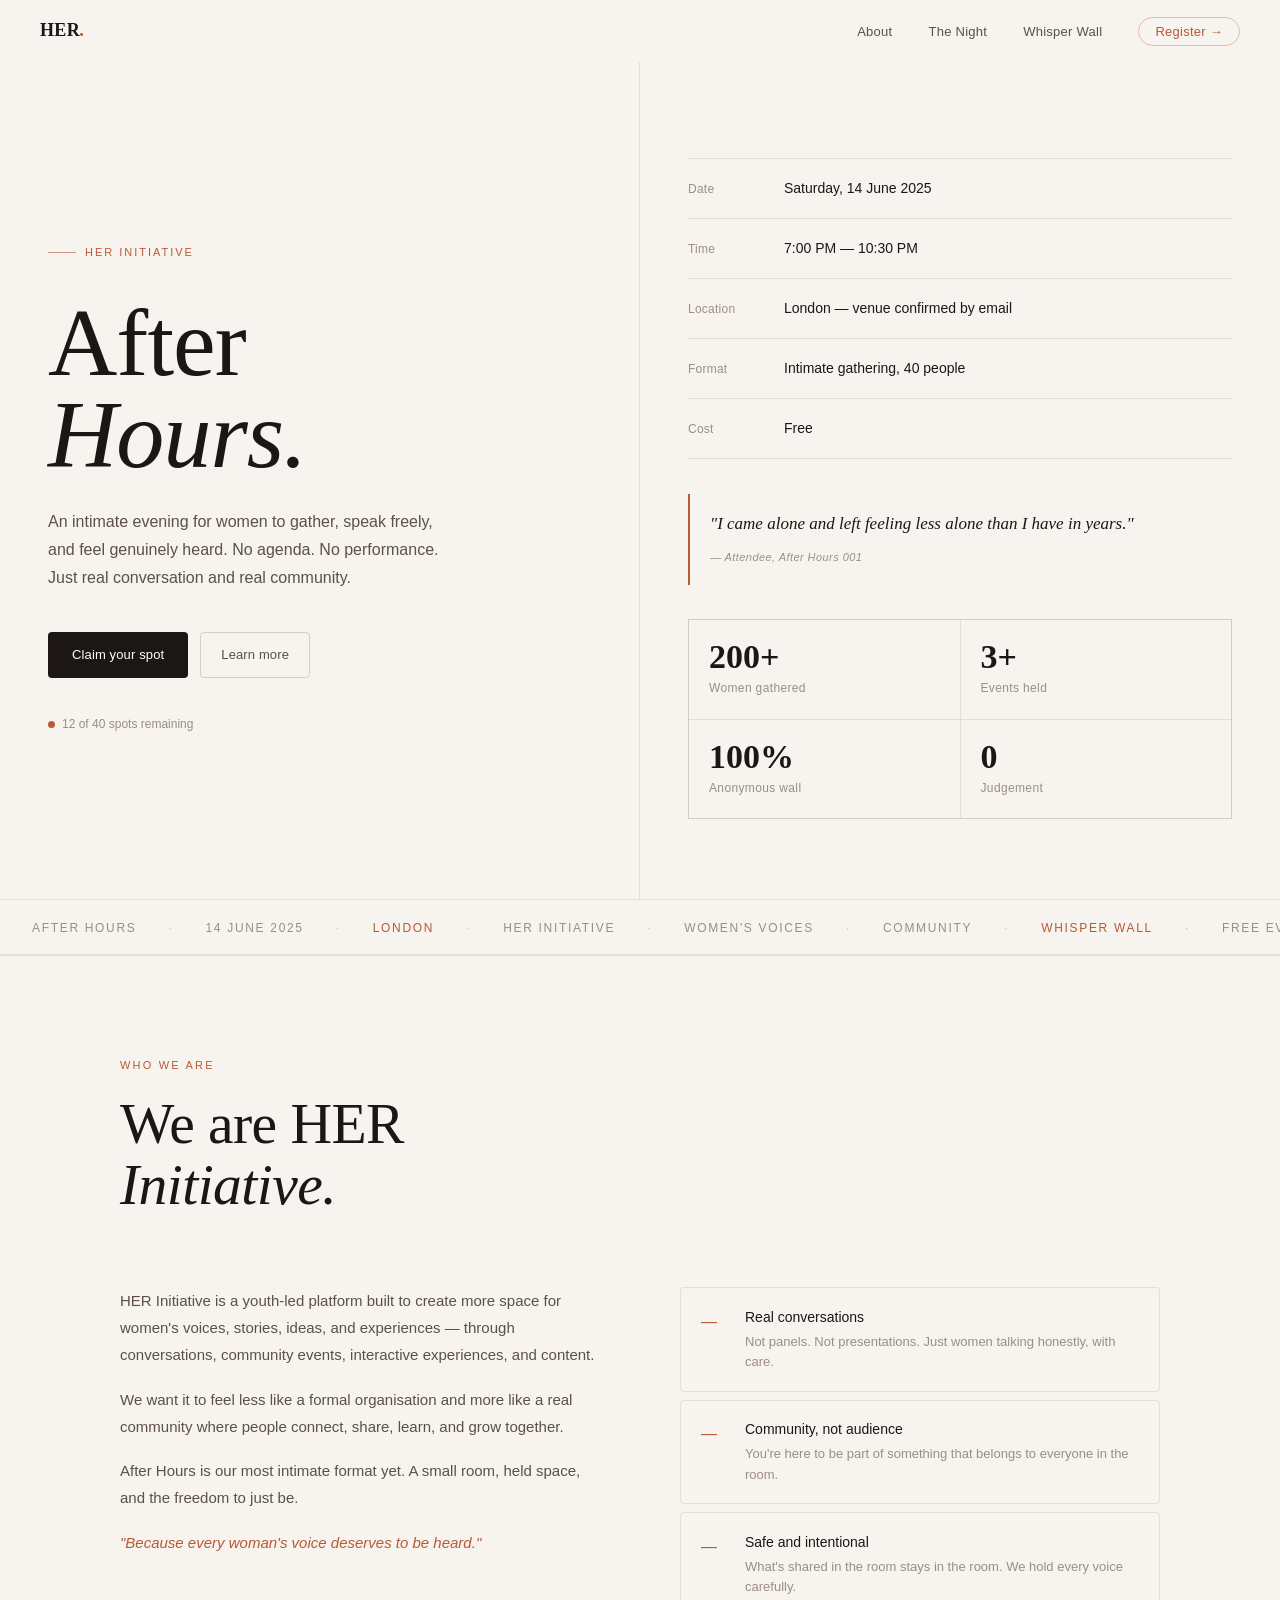
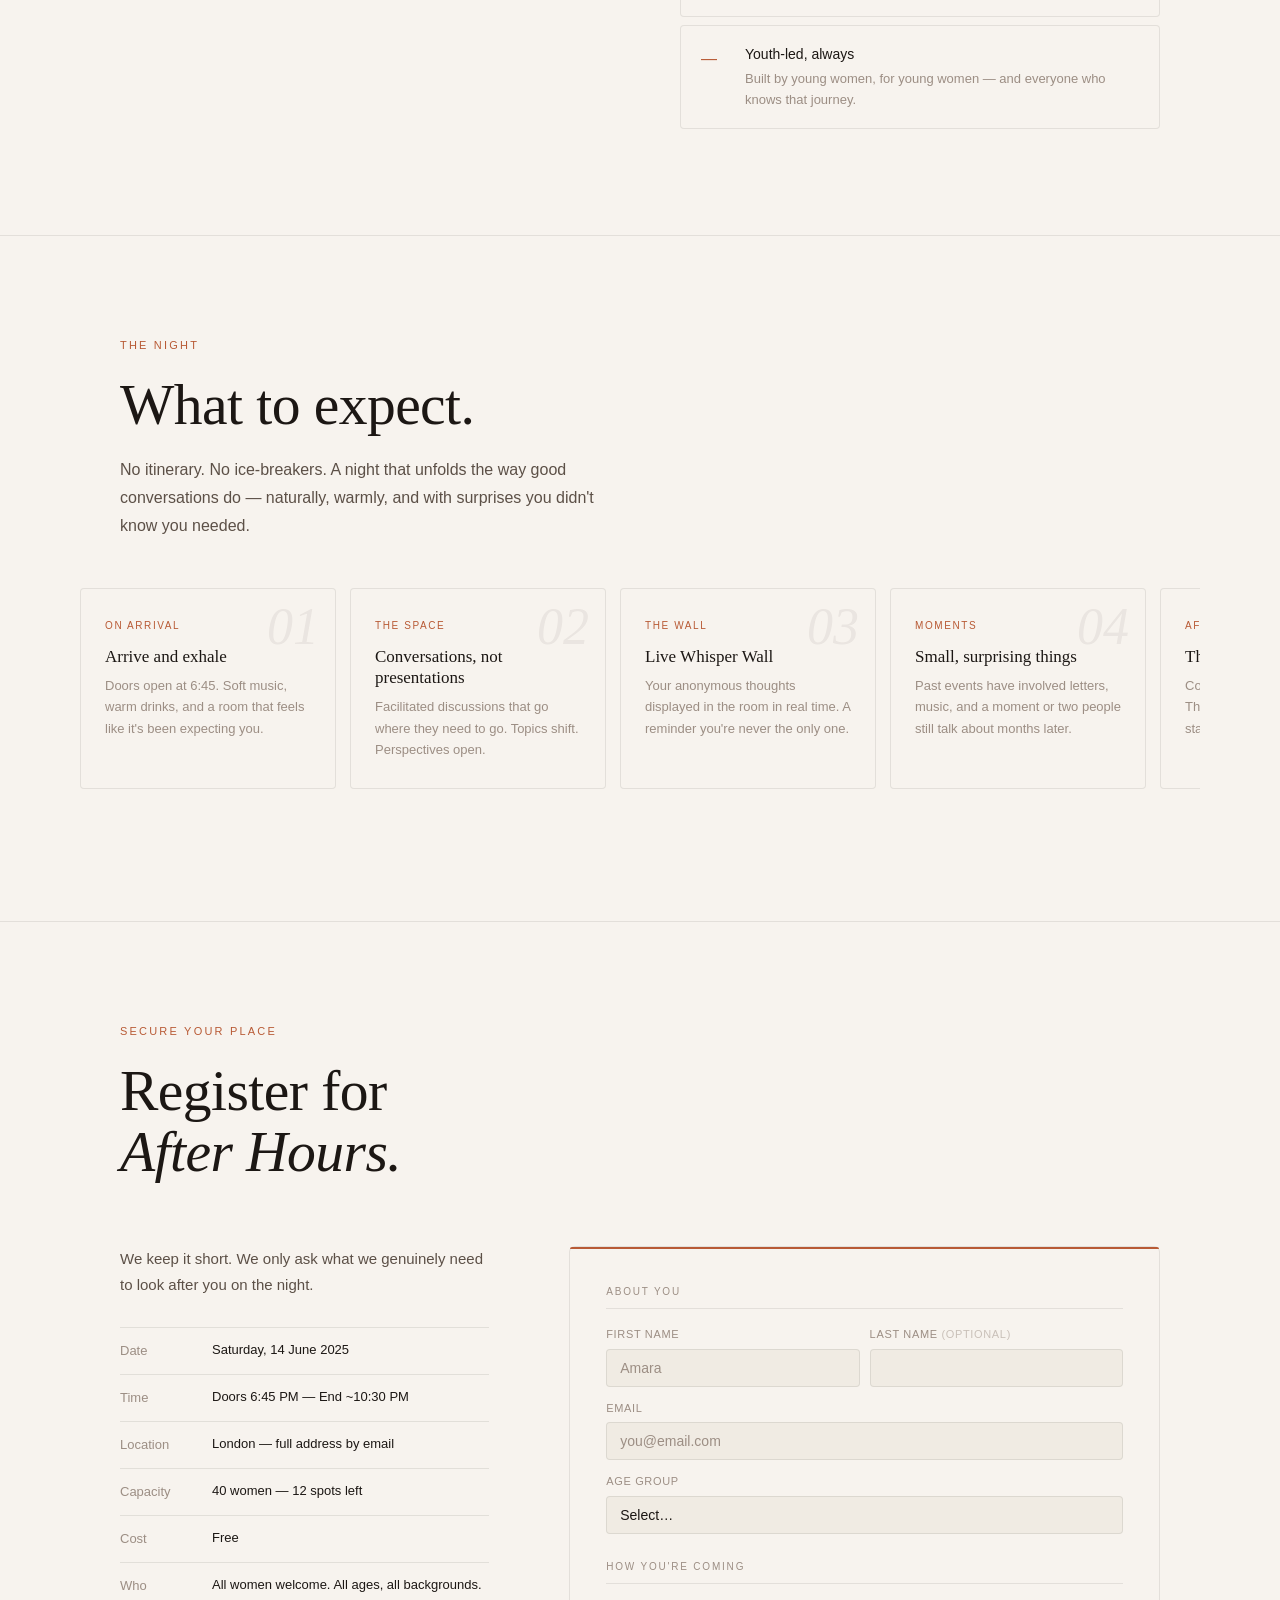
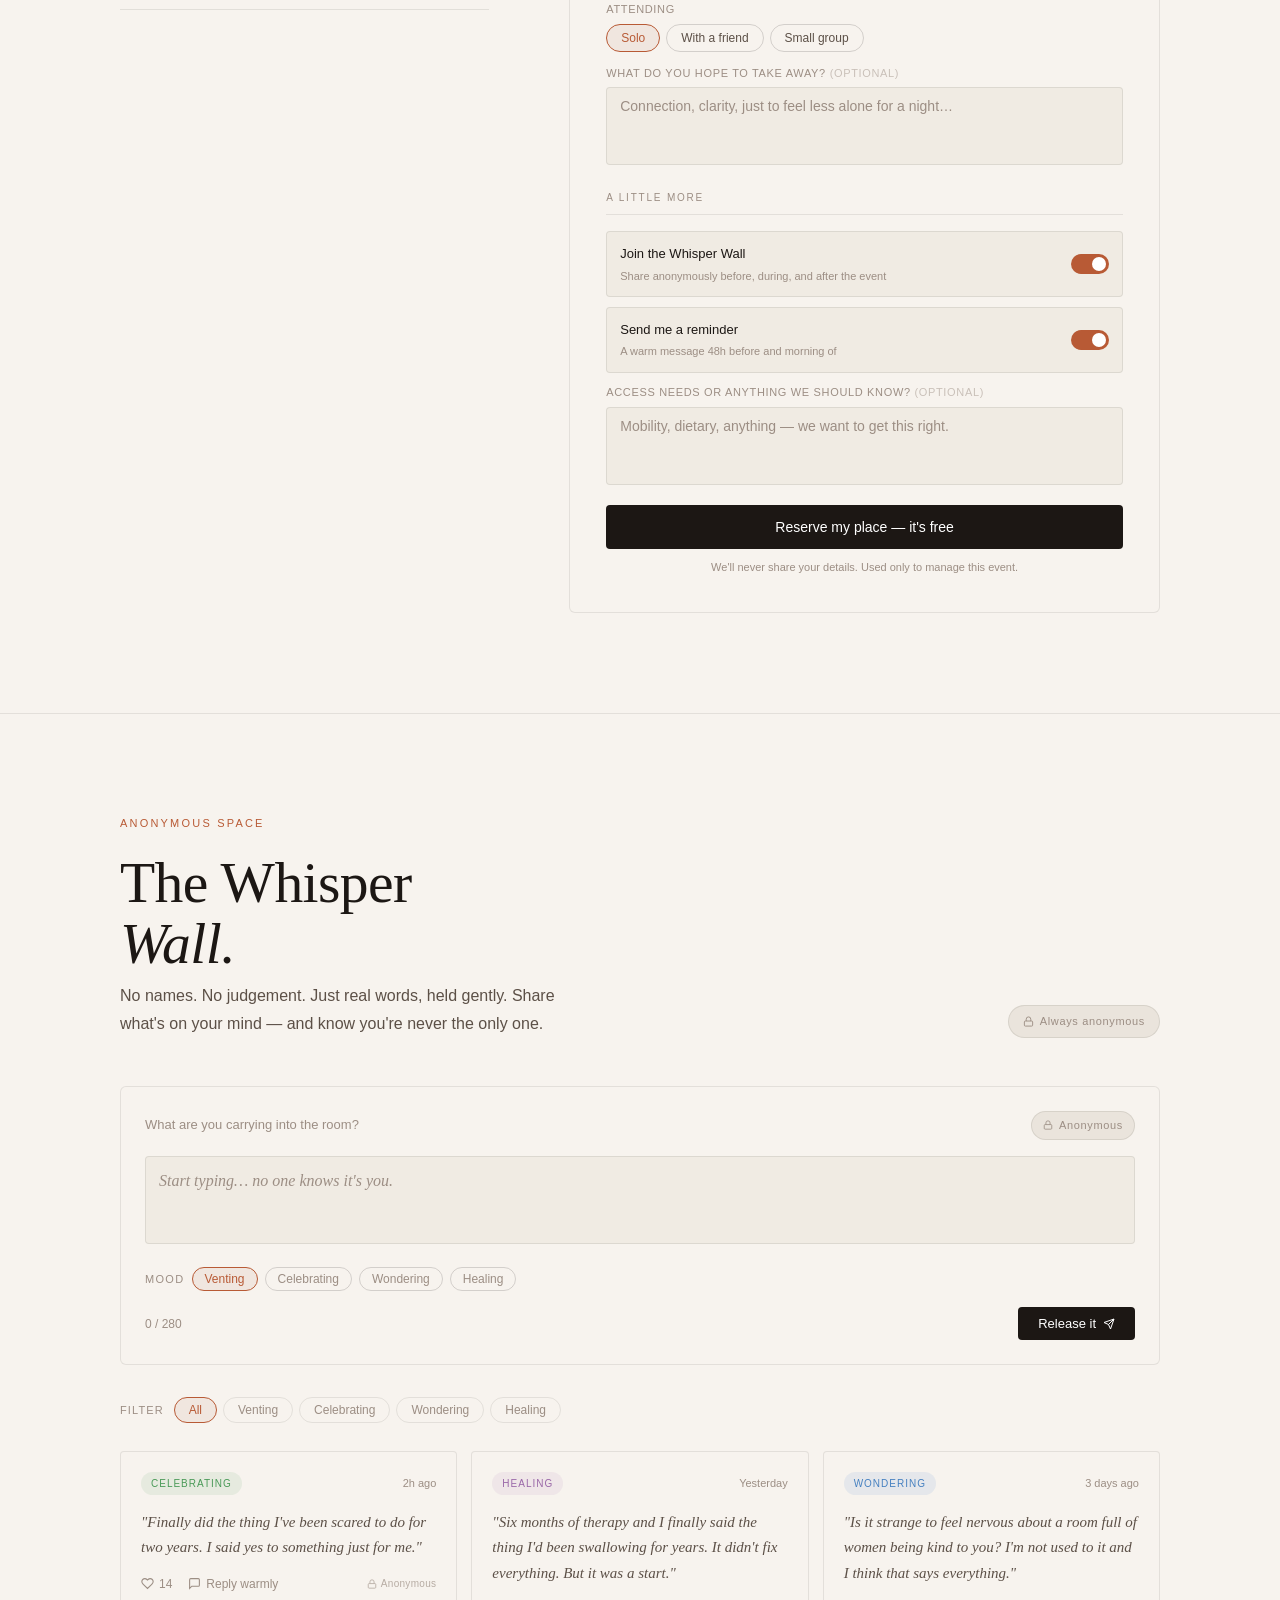
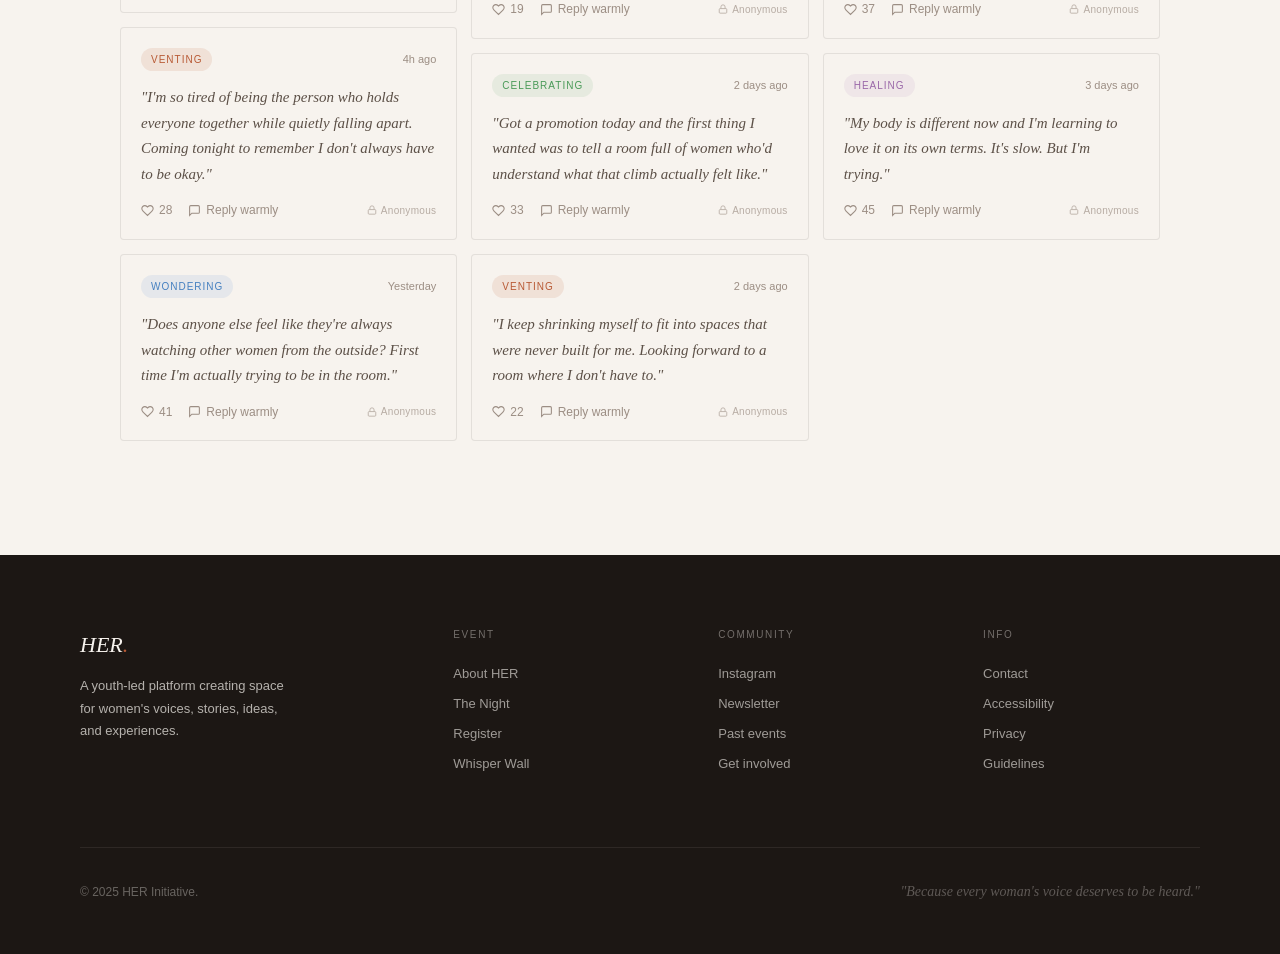
<file: ind.html>
<!DOCTYPE html>
<html lang="en">
<head>
<meta charset="UTF-8"/>
<meta name="viewport" content="width=device-width,initial-scale=1.0"/>
<title>HER: After Hours</title>
<link rel="preconnect" href="https://fonts.googleapis.com"/>
<link rel="preconnect" href="https://fonts.gstatic.com" crossorigin/>
<link href="https://fonts.googleapis.com/css2?family=Playfair+Display:ital,wght@0,400;0,600;1,400;1,600&family=DM+Sans:opsz,wght@9..40,300;9..40,400;9..40,500&display=swap"/>
<style>

/* ─── RESET & ROOT ─── */
*, *::before, *::after { box-sizing: border-box; margin: 0; padding: 0; }

:root {
  --bg:      #F7F3EE;
  --bg-warm: #F0EBE3;
  --surface: #EAE4DC;
  --ink:     #1C1714;
  --ink-2:   #5C5047;
  --ink-3:   #9C8E84;
  --accent:  #B85A35;
  --accent-s:#F0E6DF;
  --border:  rgba(28,23,20,.09);
  --border-m:rgba(28,23,20,.16);
  --fd: 'Playfair Display', Georgia, serif;
  --fb: 'DM Sans', sans-serif;
  --ease: cubic-bezier(.4,0,.2,1);
}

html { scroll-behavior: smooth; }
body {
  background: var(--bg);
  color: var(--ink);
  font-family: var(--fb);
  font-size: 15px;
  line-height: 1.7;
  overflow-x: hidden;
  -webkit-font-smoothing: antialiased;
}

::selection { background: var(--accent-s); color: var(--ink); }
::-webkit-scrollbar { width: 3px; }
::-webkit-scrollbar-track { background: var(--bg); }
::-webkit-scrollbar-thumb { background: var(--accent); border-radius: 2px; }

/* ─── PROGRESS ─── */
#bar {
  position: fixed; top: 0; left: 0;
  height: 2px; width: 0%;
  background: var(--accent);
  z-index: 300;
  transition: width .08s linear;
}

/* ─── NAV ─── */
nav {
  position: fixed; top: 0; left: 0; right: 0;
  z-index: 200;
  display: flex; align-items: center; justify-content: space-between;
  padding: 0 2.5rem;
  height: 62px;
  transition: background .35s, border-color .35s;
  border-bottom: 1px solid transparent;
}
nav.pinned {
  background: rgba(247,243,238,.92);
  backdrop-filter: blur(16px);
  border-color: var(--border);
}
.logo {
  font-family: var(--fd);
  font-size: 18px; font-weight: 600;
  color: var(--ink); text-decoration: none;
  letter-spacing: .02em;
}
.logo em { font-style: italic; color: var(--accent); }
.nav-links { display: flex; align-items: center; gap: 2.25rem; list-style: none; }
.nav-links a {
  font-size: 13px; font-weight: 400;
  color: var(--ink-2); text-decoration: none;
  letter-spacing: .02em;
  transition: color .2s;
}
.nav-links a:hover { color: var(--ink); }
.nav-links a.cta {
  font-size: 13px; font-weight: 500;
  color: var(--accent);
  border: 1px solid rgba(184,90,53,.35);
  padding: 6px 16px; border-radius: 20px;
  transition: background .2s, color .2s, border-color .2s;
}
.nav-links a.cta:hover {
  background: var(--accent); color: #fff;
  border-color: var(--accent);
}

/* ─── FLOATING CTA ─── */
#fcta {
  position: fixed; bottom: 2rem; right: 2rem;
  z-index: 150;
  opacity: 0; transform: translateY(12px) scale(.96);
  transition: opacity .4s var(--ease), transform .4s var(--ease);
  pointer-events: none;
}
#fcta.show { opacity: 1; transform: none; pointer-events: all; }
#fcta a {
  display: flex; align-items: center; gap: 8px;
  font-family: var(--fb); font-size: 13px; font-weight: 500;
  color: #fff; text-decoration: none;
  background: var(--ink);
  padding: 11px 20px; border-radius: 24px;
  box-shadow: 0 4px 24px rgba(28,23,20,.18);
  transition: background .2s, transform .2s;
}
#fcta a:hover { background: var(--accent); transform: translateY(-1px); }

/* ─── REVEAL SYSTEM ─── */
.r {
  opacity: 0; transform: translateY(22px);
  transition: opacity .75s var(--ease), transform .75s var(--ease);
}
.r.go { opacity: 1; transform: none; }
.r-l { opacity: 0; transform: translateX(-22px); transition: opacity .75s var(--ease), transform .75s var(--ease); }
.r-l.go { opacity: 1; transform: none; }
.r-r { opacity: 0; transform: translateX(22px); transition: opacity .75s var(--ease), transform .75s var(--ease); }
.r-r.go { opacity: 1; transform: none; }
[data-d="1"] { transition-delay: .08s; }
[data-d="2"] { transition-delay: .16s; }
[data-d="3"] { transition-delay: .24s; }
[data-d="4"] { transition-delay: .32s; }
[data-d="5"] { transition-delay: .40s; }

/* ─── HERO ─── */
#hero {
  padding: 62px 0 0;
  min-height: 100vh;
  display: flex; flex-direction: column;
}

.hero-body {
  flex: 1;
  display: grid;
  grid-template-columns: 1fr 1fr;
  border-bottom: 1px solid var(--border);
}

.hero-left {
  padding: 6rem 3rem 5rem;
  border-right: 1px solid var(--border);
  display: flex; flex-direction: column; justify-content: center;
}

.hero-tag {
  display: inline-flex; align-items: center; gap: 9px;
  font-size: 11px; font-weight: 500; letter-spacing: .18em;
  text-transform: uppercase; color: var(--accent);
  margin-bottom: 2.25rem;
  opacity: 0; animation: up .8s var(--ease) forwards .2s;
}
.hero-tag::before {
  content: ''; display: block;
  width: 28px; height: 1px; background: var(--accent); opacity: .6;
}

.hero-h1 {
  font-family: var(--fd);
  font-size: clamp(54px, 7.5vw, 100px);
  font-weight: 400; line-height: .95;
  letter-spacing: -.01em;
  margin-bottom: 1.75rem;
  opacity: 0; animation: up .8s var(--ease) forwards .35s;
}
.hero-h1 em {
  font-style: italic; font-weight: 400;
  display: block;
}

.hero-p {
  font-size: 16px; font-weight: 300;
  color: var(--ink-2); line-height: 1.75;
  max-width: 400px; margin-bottom: 2.5rem;
  opacity: 0; animation: up .8s var(--ease) forwards .5s;
}

.hero-actions {
  display: flex; gap: .75rem; align-items: center; flex-wrap: wrap;
  margin-bottom: 2.25rem;
  opacity: 0; animation: up .8s var(--ease) forwards .65s;
}

.btn {
  display: inline-flex; align-items: center; gap: 7px;
  font-family: var(--fb); font-size: 13px; font-weight: 500;
  text-decoration: none; border: none; cursor: pointer;
  border-radius: 4px; letter-spacing: .01em;
  transition: all .22s var(--ease);
}
.btn-fill {
  background: var(--ink); color: #fff;
  padding: 12px 24px;
}
.btn-fill:hover { background: var(--accent); transform: translateY(-1px); }
.btn-outline {
  background: transparent; color: var(--ink-2);
  border: 1px solid var(--border-m);
  padding: 11px 20px;
}
.btn-outline:hover { border-color: var(--ink); color: var(--ink); }

.spots-note {
  font-size: 12px; color: var(--ink-3);
  display: flex; align-items: center; gap: 7px;
  opacity: 0; animation: up .8s var(--ease) forwards .8s;
}
.dot-live {
  width: 7px; height: 7px; border-radius: 50%;
  background: var(--accent);
  animation: breathe 2.4s ease infinite;
  flex-shrink: 0;
}
@keyframes breathe {
  0%, 100% { opacity: 1; transform: scale(1); }
  50% { opacity: .4; transform: scale(.75); }
}

.hero-right {
  padding: 6rem 3rem 5rem;
  display: flex; flex-direction: column; justify-content: space-between;
  gap: 2rem;
  opacity: 0; animation: fadeIn .9s var(--ease) forwards .9s;
}

.hero-meta-list {
  display: flex; flex-direction: column; gap: 0;
}
.meta-row {
  display: flex; align-items: flex-start; gap: 1rem;
  padding: 1.1rem 0;
  border-bottom: 1px solid var(--border);
  font-size: 14px;
}
.meta-row:first-child { border-top: 1px solid var(--border); }
.meta-label { color: var(--ink-3); width: 80px; flex-shrink: 0; font-size: 12px; padding-top: 2px; letter-spacing: .02em; }
.meta-val { color: var(--ink); font-weight: 400; }

.hero-quote {
  border-left: 2px solid var(--accent);
  padding: 1rem 1.25rem;
}
.hero-quote p {
  font-family: var(--fd);
  font-size: 17px; font-weight: 400; font-style: italic;
  color: var(--ink); line-height: 1.6;
  margin-bottom: .4rem;
}
.hero-quote cite {
  font-size: 11px; color: var(--ink-3); letter-spacing: .04em;
}

.hero-stats {
  display: grid; grid-template-columns: 1fr 1fr; gap: 1px;
  background: var(--border);
  border: 1px solid var(--border);
}
.hstat {
  background: var(--bg);
  padding: 1.25rem;
}
.hstat-n {
  font-family: var(--fd);
  font-size: 34px; font-weight: 600;
  color: var(--ink); line-height: 1;
  margin-bottom: 4px;
}
.hstat-l { font-size: 12px; color: var(--ink-3); letter-spacing: .03em; }

/* ─── MARQUEE STRIP ─── */
.strip {
  border-bottom: 1px solid var(--border);
  overflow: hidden; padding: 14px 0;
  background: var(--bg);
}
.strip-track {
  display: inline-flex;
  animation: strip-move 28s linear infinite;
  white-space: nowrap;
}
.strip-track span {
  font-size: 12px; font-weight: 400; letter-spacing: .14em;
  text-transform: uppercase; color: var(--ink-3);
  padding: 0 2rem;
}
.strip-track span.hi { color: var(--accent); }
@keyframes strip-move { from { transform: translateX(0); } to { transform: translateX(-50%); } }

/* ─── SECTION WRAPPER ─── */
.wrap { max-width: 1120px; margin: 0 auto; padding: 0 2.5rem; }
.section { padding: 100px 0; border-top: 1px solid var(--border); }

.eyebrow {
  font-size: 11px; font-weight: 500; letter-spacing: .2em;
  text-transform: uppercase; color: var(--accent);
  margin-bottom: 1.25rem;
}
.sec-h {
  font-family: var(--fd);
  font-size: clamp(34px, 4.5vw, 58px);
  font-weight: 400; line-height: 1.05;
  margin-bottom: 1.25rem; letter-spacing: -.01em;
}
.sec-h em { font-style: italic; }
.sec-p {
  font-size: 16px; font-weight: 300;
  color: var(--ink-2); line-height: 1.75;
  max-width: 500px;
}

/* ─── ABOUT ─── */
.about-grid {
  display: grid;
  grid-template-columns: 1fr 1fr;
  gap: 5rem;
  align-items: start;
  margin-top: 4.5rem;
}
.about-body { font-size: 15px; color: var(--ink-2); line-height: 1.8; }
.about-body p { margin-bottom: 1.1rem; }
.about-body p:last-child { color: var(--accent); font-style: italic; }

.pillars { display: flex; flex-direction: column; gap: 2px; }
.pillar {
  display: flex; gap: 1rem; align-items: flex-start;
  padding: 1.1rem 1.25rem;
  border: 1px solid var(--border);
  border-radius: 4px;
  background: var(--bg);
  transition: background .25s, border-color .25s;
  margin-bottom: 6px;
  position: relative;
}
.pillar::before {
  content: '';
  position: absolute; left: 0; top: 0; bottom: 0;
  width: 2px; background: var(--accent);
  border-radius: 4px 0 0 4px;
  transform: scaleY(0); transform-origin: bottom;
  transition: transform .28s var(--ease);
}
.pillar:hover { background: var(--surface); border-color: var(--border-m); }
.pillar:hover::before { transform: scaleY(1); }
.pillar-sym {
  font-size: 16px; color: var(--accent); flex-shrink: 0;
  width: 28px; padding-top: 2px;
}
.pillar h4 { font-size: 14px; font-weight: 500; margin-bottom: 2px; color: var(--ink); }
.pillar p { font-size: 13px; color: var(--ink-3); line-height: 1.6; }

/* ─── EXPECT ─── */
#expect { overflow: hidden; }
.expect-intro { margin-bottom: 3rem; }
.hscroll {
  display: flex; gap: 14px;
  overflow-x: auto; padding: 0 2.5rem 2rem 0;
  scrollbar-width: none; cursor: grab;
}
.hscroll::-webkit-scrollbar { display: none; }
.hscroll:active { cursor: grabbing; }
.ecard {
  min-width: 256px; max-width: 256px;
  border: 1px solid var(--border); border-radius: 4px;
  padding: 1.75rem 1.5rem;
  background: var(--bg);
  flex-shrink: 0;
  position: relative; overflow: hidden;
  transition: border-color .25s, background .25s, transform .25s;
}
.ecard:hover {
  border-color: var(--border-m);
  background: var(--surface);
  transform: translateY(-4px);
}
.ecard-num {
  font-family: var(--fd); font-style: italic;
  font-size: 52px; color: rgba(28,23,20,.06);
  line-height: 1; position: absolute;
  top: .75rem; right: 1rem;
  pointer-events: none;
}
.ecard-tag {
  font-size: 10px; letter-spacing: .16em;
  text-transform: uppercase; color: var(--accent);
  margin-bottom: .75rem; display: block;
}
.ecard h3 {
  font-family: var(--fd); font-size: 17px; font-weight: 400;
  margin-bottom: .5rem; line-height: 1.25;
}
.ecard p { font-size: 13px; color: var(--ink-3); line-height: 1.65; }

/* ─── REGISTER ─── */
.reg-grid {
  display: grid;
  grid-template-columns: 1fr 1.6fr;
  gap: 5rem;
  align-items: start;
  margin-top: 4rem;
}
.reg-sticky { position: sticky; top: 80px; }
.ilist { margin-top: 1.75rem; border-top: 1px solid var(--border); }
.irow {
  display: flex; gap: 1rem; align-items: flex-start;
  padding: 12px 0; border-bottom: 1px solid var(--border);
  font-size: 13px;
}
.il { color: var(--ink-3); width: 76px; flex-shrink: 0; }
.iv { color: var(--ink); line-height: 1.5; }

.form-wrap {
  background: var(--bg);
  border: 1px solid var(--border);
  border-radius: 6px;
  padding: 2.25rem;
  position: relative;
}
.form-wrap::before {
  content: '';
  position: absolute; top: 0; left: 0; right: 0; height: 2px;
  background: var(--accent); border-radius: 6px 6px 0 0;
}

.fsec {
  font-size: 10px; font-weight: 500; letter-spacing: .18em;
  text-transform: uppercase; color: var(--ink-3);
  margin: 1.5rem 0 1rem;
  padding-bottom: .5rem;
  border-bottom: 1px solid var(--border);
}
.fsec:first-child { margin-top: 0; }

.fg { display: flex; flex-direction: column; gap: 5px; margin-bottom: 12px; }
.fg label {
  font-size: 11px; font-weight: 500; letter-spacing: .06em;
  text-transform: uppercase; color: var(--ink-3);
}
.fg input, .fg select, .fg textarea {
  font-family: var(--fb); font-size: 14px;
  background: var(--bg-warm); border: 1px solid var(--border);
  border-radius: 4px; padding: 10px 13px;
  color: var(--ink); width: 100%; outline: none;
  transition: border-color .2s, background .2s;
  -webkit-appearance: none;
}
.fg input::placeholder, .fg textarea::placeholder { color: var(--ink-3); }
.fg input:focus, .fg select:focus, .fg textarea:focus {
  border-color: var(--accent);
  background: var(--bg);
}
.fg textarea { resize: none; height: 78px; }

.fg-2 { display: grid; grid-template-columns: 1fr 1fr; gap: 10px; }

.chips { display: flex; gap: 6px; flex-wrap: wrap; }
.chip {
  font-size: 12px; font-family: var(--fb);
  padding: 6px 14px; border-radius: 20px;
  border: 1px solid var(--border-m);
  background: transparent; color: var(--ink-2);
  cursor: pointer; transition: all .15s;
}
.chip:hover { border-color: var(--accent-s); color: var(--ink); }
.chip.on {
  border-color: var(--accent); background: var(--accent-s);
  color: var(--accent);
}

.tog-row {
  display: flex; align-items: center; justify-content: space-between;
  padding: 11px 13px;
  background: var(--bg-warm); border: 1px solid var(--border);
  border-radius: 4px; margin-bottom: 10px; cursor: pointer;
  transition: border-color .2s;
}
.tog-row:hover { border-color: var(--border-m); }
.tog-l h5 { font-size: 13px; font-weight: 500; margin-bottom: 1px; }
.tog-l p { font-size: 11px; color: var(--ink-3); }
.tgl {
  width: 38px; height: 20px; border-radius: 10px;
  background: var(--accent); position: relative; flex-shrink: 0;
  transition: background .2s;
}
.tgl::after {
  content: '';
  position: absolute; width: 14px; height: 14px;
  background: #fff; border-radius: 50%;
  top: 3px; right: 3px; transition: all .2s;
}
.tgl.off { background: var(--border-m); }
.tgl.off::after { right: auto; left: 3px; }

.sbtn {
  width: 100%; background: var(--ink); color: #fff;
  font-family: var(--fb); font-size: 14px; font-weight: 500;
  padding: 14px; border-radius: 4px; border: none; cursor: pointer;
  display: flex; align-items: center; justify-content: center; gap: 9px;
  transition: background .22s, transform .15s;
  margin-top: 1.25rem;
}
.sbtn:hover { background: var(--accent); transform: translateY(-1px); }
.fnote { font-size: 11px; color: var(--ink-3); text-align: center; margin-top: 9px; }

.suc { display: none; text-align: center; padding: 2.5rem 1rem; }
.suc-circle {
  width: 60px; height: 60px; border-radius: 50%;
  background: var(--accent-s); border: 1px solid rgba(184,90,53,.25);
  display: flex; align-items: center; justify-content: center;
  margin: 0 auto 1.25rem; font-size: 22px;
  animation: hb 1.8s ease infinite;
}
@keyframes hb { 0%,100%{transform:scale(1)} 50%{transform:scale(1.08)} }
.suc h3 { font-family: var(--fd); font-size: 26px; font-weight: 400; margin-bottom: .6rem; }
.suc p { font-size: 14px; color: var(--ink-2); max-width: 300px; margin: 0 auto 1.5rem; line-height: 1.65; }

/* ─── WALL ─── */
.wall-top {
  display: flex; align-items: flex-end; justify-content: space-between;
  flex-wrap: wrap; gap: 1.5rem; margin-bottom: 3rem;
}
.atag {
  display: inline-flex; align-items: center; gap: 6px;
  font-size: 11px; font-weight: 500; letter-spacing: .06em;
  color: var(--ink-3); background: var(--surface);
  border: 1px solid var(--border);
  padding: 6px 14px; border-radius: 20px;
}

.compose {
  background: var(--bg);
  border: 1px solid var(--border); border-radius: 6px;
  padding: 1.5rem;
  margin-bottom: 2rem;
  position: relative;
  transition: border-color .2s;
}
.compose:focus-within { border-color: var(--border-m); }
.compose-head {
  display: flex; justify-content: space-between; align-items: center;
  margin-bottom: 1rem;
}
.compose-head span { font-size: 13px; color: var(--ink-3); }
.compose textarea {
  font-family: var(--fd); font-size: 16px; font-style: italic;
  font-weight: 400; width: 100%; height: 88px;
  background: var(--bg-warm); border: 1px solid var(--border);
  border-radius: 4px; padding: 11px 13px;
  color: var(--ink); resize: none; outline: none;
  line-height: 1.65; transition: border-color .2s;
  margin-bottom: 1rem;
}
.compose textarea::placeholder { color: var(--ink-3); font-style: italic; }
.compose textarea:focus { border-color: rgba(184,90,53,.4); }
.mood-row { display: flex; align-items: center; gap: 7px; flex-wrap: wrap; margin-bottom: 1rem; }
.mlbl { font-size: 11px; letter-spacing: .12em; text-transform: uppercase; color: var(--ink-3); }
.mchip {
  font-size: 12px; font-family: var(--fb);
  padding: 4px 12px; border-radius: 20px;
  border: 1px solid var(--border-m); background: transparent;
  color: var(--ink-3); cursor: pointer; transition: all .15s;
}
.mchip.on { border-color: var(--accent); background: var(--accent-s); color: var(--accent); }
.compose-foot { display: flex; justify-content: space-between; align-items: center; }
.cct { font-size: 12px; color: var(--ink-3); }
.rbtn {
  display: inline-flex; align-items: center; gap: 7px;
  font-family: var(--fb); font-size: 13px; font-weight: 500;
  background: var(--ink); color: #fff;
  padding: 9px 20px; border-radius: 4px;
  border: none; cursor: pointer;
  transition: background .2s, transform .15s;
}
.rbtn:hover { background: var(--accent); transform: translateY(-1px); }

.filters {
  display: flex; gap: 6px; flex-wrap: wrap;
  margin-bottom: 1.75rem; align-items: center;
}
.flbl { font-size: 11px; color: var(--ink-3); letter-spacing: .1em; text-transform: uppercase; margin-right: 4px; }
.fchip {
  font-size: 12px; font-family: var(--fb);
  padding: 5px 14px; border-radius: 20px;
  border: 1px solid var(--border); background: transparent;
  color: var(--ink-3); cursor: pointer; transition: all .15s;
}
.fchip:hover { border-color: var(--border-m); color: var(--ink-2); }
.fchip.on { color: var(--accent); border-color: var(--accent); background: var(--accent-s); }

.posts-grid { columns: 3; gap: 14px; }
.post {
  background: var(--bg); border: 1px solid var(--border);
  border-radius: 4px; padding: 1.25rem;
  display: inline-block; width: 100%; margin-bottom: 14px;
  break-inside: avoid;
  transition: border-color .2s, transform .22s;
}
.post:hover { border-color: var(--border-m); transform: translateY(-2px); }
.ptop { display: flex; align-items: center; justify-content: space-between; margin-bottom: .9rem; }
.pmood {
  font-size: 10px; font-weight: 500; letter-spacing: .1em;
  text-transform: uppercase; padding: 3px 10px; border-radius: 20px;
}
.mv { background: rgba(184,90,53,.12); color: var(--accent); }
.mc { background: rgba(76,160,90,.1); color: #4a9a58; }
.mw { background: rgba(70,130,200,.1); color: #4680c0; }
.mh { background: rgba(170,120,180,.1); color: #9a68a8; }
.ptime { font-size: 11px; color: var(--ink-3); }
.ptxt {
  font-family: var(--fd); font-style: italic; font-size: 15px;
  font-weight: 400; color: var(--ink-2); line-height: 1.7;
  margin-bottom: .9rem;
}
.pfoot { display: flex; align-items: center; justify-content: space-between; }
.pacts { display: flex; gap: 1rem; }
.pact {
  display: flex; align-items: center; gap: 5px;
  font-size: 12px; color: var(--ink-3);
  background: none; border: none; cursor: pointer;
  font-family: var(--fb); transition: color .15s; padding: 0;
}
.pact:hover { color: var(--ink-2); }
.pact.liked { color: var(--accent); }
.panon {
  font-size: 10px; color: var(--ink-3);
  display: flex; align-items: center; gap: 4px;
  letter-spacing: .03em; opacity: .7;
}
.new-p { animation: slipIn .45s var(--ease) both; }
@keyframes slipIn { from { opacity:0; transform:translateY(-10px); } to { opacity:1; transform:none; } }

/* ─── FOOTER ─── */
footer {
  border-top: 1px solid var(--border);
  background: var(--ink);
  color: rgba(247,243,238,.7);
  padding: 70px 2.5rem 50px;
}
.foot-inner { max-width: 1120px; margin: 0 auto; }
.foot-main {
  display: grid;
  grid-template-columns: 1.5fr 1fr 1fr 1fr;
  gap: 3rem; margin-bottom: 4rem;
}
.foot-brand h2 {
  font-family: var(--fd);
  font-size: 22px; font-weight: 400; font-style: italic;
  color: #F7F3EE; margin-bottom: .75rem;
}
.foot-brand h2 em { color: var(--accent); }
.foot-brand p { font-size: 13px; line-height: 1.7; max-width: 220px; }
.foot-col h4 {
  font-size: 10px; font-weight: 500; letter-spacing: .16em;
  text-transform: uppercase; color: rgba(247,243,238,.4);
  margin-bottom: 1.25rem;
}
.foot-col a {
  display: block; font-size: 13px;
  color: rgba(247,243,238,.6); text-decoration: none;
  margin-bottom: 8px; transition: color .2s;
}
.foot-col a:hover { color: #F7F3EE; }
.foot-btm {
  display: flex; justify-content: space-between; align-items: center;
  padding-top: 2rem; border-top: 1px solid rgba(247,243,238,.08);
  flex-wrap: wrap; gap: 1rem;
}
.foot-btm p { font-size: 12px; color: rgba(247,243,238,.35); }
.foot-tag {
  font-family: var(--fd); font-style: italic; font-size: 14px;
  color: rgba(247,243,238,.3);
}

/* ─── KEYFRAMES ─── */
@keyframes up {
  from { opacity: 0; transform: translateY(22px); }
  to   { opacity: 1; transform: none; }
}
@keyframes fadeIn {
  from { opacity: 0; } to { opacity: 1; }
}

/* ─── RESPONSIVE ─── */
@media (max-width: 900px) {
  nav { padding: 0 1.5rem; }
  .nav-links { display: none; }
  .hero-body { grid-template-columns: 1fr; }
  .hero-left { padding: 4rem 1.5rem 3rem; border-right: none; border-bottom: 1px solid var(--border); }
  .hero-right { padding: 2.5rem 1.5rem; }
  .hero-stats { display: none; }
  .wrap { padding: 0 1.5rem; }
  .about-grid, .reg-grid { grid-template-columns: 1fr; gap: 2.5rem; }
  .reg-sticky { position: static; }
  .fg-2 { grid-template-columns: 1fr; }
  .posts-grid { columns: 1; }
  .hscroll { padding-right: 1.5rem; }
  .foot-main { grid-template-columns: 1fr 1fr; gap: 2rem; }
  .section { padding: 70px 0; }
}
</style>
</head>
<body>

<div id="bar"></div>

<nav id="nav">
  <a href="#" class="logo">HER<em>.</em></a>
  <ul class="nav-links">
    <li><a href="#about">About</a></li>
    <li><a href="#expect">The Night</a></li>
    <li><a href="#wall">Whisper Wall</a></li>
    <li><a href="#register" class="cta">Register →</a></li>
  </ul>
</nav>

<div id="fcta">
  <a href="#register">
    Reserve your spot
    <svg width="12" height="12" viewBox="0 0 24 24" fill="none" stroke="currentColor" stroke-width="2"><line x1="5" y1="12" x2="19" y2="12"/><polyline points="12 5 19 12 12 19"/></svg>
  </a>
</div>

<!-- HERO -->
<div id="hero">
  <div class="hero-body">
    <div class="hero-left">
      <div class="hero-tag">HER Initiative</div>
      <h1 class="hero-h1">After<br><em>Hours.</em></h1>
      <p class="hero-p">An intimate evening for women to gather, speak freely, and feel genuinely heard. No agenda. No performance. Just real conversation and real community.</p>
      <div class="hero-actions">
        <a href="#register" class="btn btn-fill">Claim your spot</a>
        <a href="#about" class="btn btn-outline">Learn more</a>
      </div>
      <p class="spots-note"><span class="dot-live"></span>12 of 40 spots remaining</p>
    </div>

    <div class="hero-right">
      <div class="hero-meta-list">
        <div class="meta-row"><span class="meta-label">Date</span><span class="meta-val">Saturday, 14 June 2025</span></div>
        <div class="meta-row"><span class="meta-label">Time</span><span class="meta-val">7:00 PM — 10:30 PM</span></div>
        <div class="meta-row"><span class="meta-label">Location</span><span class="meta-val">London — venue confirmed by email</span></div>
        <div class="meta-row"><span class="meta-label">Format</span><span class="meta-val">Intimate gathering, 40 people</span></div>
        <div class="meta-row"><span class="meta-label">Cost</span><span class="meta-val">Free</span></div>
      </div>

      <div class="hero-quote">
        <p>"I came alone and left feeling less alone than I have in years."</p>
        <cite>— Attendee, After Hours 001</cite>
      </div>

      <div class="hero-stats">
        <div class="hstat"><div class="hstat-n" data-count="200">0</div><div class="hstat-l">Women gathered</div></div>
        <div class="hstat"><div class="hstat-n" data-count="3">0</div><div class="hstat-l">Events held</div></div>
        <div class="hstat"><div class="hstat-n">100%</div><div class="hstat-l">Anonymous wall</div></div>
        <div class="hstat"><div class="hstat-n">0</div><div class="hstat-l">Judgement</div></div>
      </div>
    </div>
  </div>
</div>

<!-- MARQUEE -->
<div class="strip">
  <div class="strip-track" id="strip-track"></div>
</div>

<!-- ABOUT -->
<div class="section">
  <div class="wrap">
    <p class="eyebrow r">Who we are</p>
    <h2 class="sec-h r" data-d="1">We are HER<br><em>Initiative.</em></h2>
    <div class="about-grid">
      <div class="about-body r-l" data-d="1">
        <p>HER Initiative is a youth-led platform built to create more space for women's voices, stories, ideas, and experiences — through conversations, community events, interactive experiences, and content.</p>
        <p>We want it to feel less like a formal organisation and more like a real community where people connect, share, learn, and grow together.</p>
        <p>After Hours is our most intimate format yet. A small room, held space, and the freedom to just be.</p>
        <p>"Because every woman's voice deserves to be heard."</p>
      </div>
      <div class="pillars r-r" data-d="1">
        <div class="pillar"><span class="pillar-sym">—</span><div><h4>Real conversations</h4><p>Not panels. Not presentations. Just women talking honestly, with care.</p></div></div>
        <div class="pillar"><span class="pillar-sym">—</span><div><h4>Community, not audience</h4><p>You're here to be part of something that belongs to everyone in the room.</p></div></div>
        <div class="pillar"><span class="pillar-sym">—</span><div><h4>Safe and intentional</h4><p>What's shared in the room stays in the room. We hold every voice carefully.</p></div></div>
        <div class="pillar"><span class="pillar-sym">—</span><div><h4>Youth-led, always</h4><p>Built by young women, for young women — and everyone who knows that journey.</p></div></div>
      </div>
    </div>
  </div>
</div>

<!-- EXPECT -->
<div class="section" id="expect">
  <div class="wrap">
    <div class="expect-intro">
      <p class="eyebrow r">The night</p>
      <h2 class="sec-h r" data-d="1">What to expect.</h2>
      <p class="sec-p r" data-d="2">No itinerary. No ice-breakers. A night that unfolds the way good conversations do — naturally, warmly, and with surprises you didn't know you needed.</p>
    </div>
  </div>
  <div class="hscroll wrap" id="hscroll">
    <div class="ecard r" data-d="1"><div class="ecard-num">01</div><span class="ecard-tag">On arrival</span><h3>Arrive and exhale</h3><p>Doors open at 6:45. Soft music, warm drinks, and a room that feels like it's been expecting you.</p></div>
    <div class="ecard r" data-d="2"><div class="ecard-num">02</div><span class="ecard-tag">The space</span><h3>Conversations, not presentations</h3><p>Facilitated discussions that go where they need to go. Topics shift. Perspectives open.</p></div>
    <div class="ecard r" data-d="3"><div class="ecard-num">03</div><span class="ecard-tag">The wall</span><h3>Live Whisper Wall</h3><p>Your anonymous thoughts displayed in the room in real time. A reminder you're never the only one.</p></div>
    <div class="ecard r" data-d="4"><div class="ecard-num">04</div><span class="ecard-tag">Moments</span><h3>Small, surprising things</h3><p>Past events have involved letters, music, and a moment or two people still talk about months later.</p></div>
    <div class="ecard r" data-d="5"><div class="ecard-num">05</div><span class="ecard-tag">After</span><h3>The part that keeps going</h3><p>Community doesn't stop at 10:30. The wall stays open. The group stays warm.</p></div>
    <div class="ecard r"><div class="ecard-num">06</div><span class="ecard-tag">Always</span><h3>You can just be here</h3><p>You don't have to speak. You don't have to share. You don't have to be okay. Just show up.</p></div>
  </div>
</div>

<!-- REGISTER -->
<div class="section" id="register">
  <div class="wrap">
    <p class="eyebrow r">Secure your place</p>
    <h2 class="sec-h r" data-d="1">Register for<br><em>After Hours.</em></h2>
    <div class="reg-grid">

      <div class="reg-sticky r-l">
        <p class="sec-p" style="font-size:15px">We keep it short. We only ask what we genuinely need to look after you on the night.</p>
        <div class="ilist">
          <div class="irow"><span class="il">Date</span><span class="iv">Saturday, 14 June 2025</span></div>
          <div class="irow"><span class="il">Time</span><span class="iv">Doors 6:45 PM — End ~10:30 PM</span></div>
          <div class="irow"><span class="il">Location</span><span class="iv">London — full address by email</span></div>
          <div class="irow"><span class="il">Capacity</span><span class="iv">40 women — 12 spots left</span></div>
          <div class="irow"><span class="il">Cost</span><span class="iv">Free</span></div>
          <div class="irow"><span class="il">Who</span><span class="iv">All women welcome. All ages, all backgrounds.</span></div>
        </div>
      </div>

      <div class="r-r">
        <div class="form-wrap" id="fwrap">
          <div class="fsec">About you</div>
          <div class="fg-2">
            <div class="fg"><label>First name</label><input type="text" placeholder="Amara" id="fname"/></div>
            <div class="fg"><label>Last name <span style="opacity:.5">(optional)</span></label><input type="text"/></div>
          </div>
          <div class="fg"><label>Email</label><input type="email" placeholder="you@email.com" id="femail"/></div>
          <div class="fg"><label>Age group</label>
            <select><option value="">Select…</option><option>18–21</option><option>22–25</option><option>26–30</option><option>31–35</option><option>36+</option></select>
          </div>
          <div class="fsec">How you're coming</div>
          <div class="fg"><label>Attending</label>
            <div class="chips" id="att">
              <button class="chip on" onclick="selChip('att',this)">Solo</button>
              <button class="chip" onclick="selChip('att',this)">With a friend</button>
              <button class="chip" onclick="selChip('att',this)">Small group</button>
            </div>
          </div>
          <div class="fg"><label>What do you hope to take away? <span style="opacity:.5">(optional)</span></label>
            <textarea placeholder="Connection, clarity, just to feel less alone for a night…"></textarea>
          </div>
          <div class="fsec">A little more</div>
          <div class="tog-row" onclick="togT('tw')">
            <div class="tog-l"><h5>Join the Whisper Wall</h5><p>Share anonymously before, during, and after the event</p></div>
            <div class="tgl" id="tw"></div>
          </div>
          <div class="tog-row" onclick="togT('tr')">
            <div class="tog-l"><h5>Send me a reminder</h5><p>A warm message 48h before and morning of</p></div>
            <div class="tgl" id="tr"></div>
          </div>
          <div class="fg"><label>Access needs or anything we should know? <span style="opacity:.5">(optional)</span></label>
            <textarea placeholder="Mobility, dietary, anything — we want to get this right."></textarea>
          </div>
          <button class="sbtn" onclick="doSub()">Reserve my place — it's free</button>
          <p class="fnote">We'll never share your details. Used only to manage this event.</p>
        </div>

        <div class="suc" id="suc">
          <div class="suc-circle">♥</div>
          <h3>You're in.</h3>
          <p>We've saved your place, <strong id="sucn">lovely</strong>. Check your inbox — and look out for something from us before the night.</p>
          <a href="#wall" class="btn btn-fill" style="display:inline-flex;margin:0 auto">Visit the Whisper Wall →</a>
        </div>
      </div>

    </div>
  </div>
</div>

<!-- WHISPER WALL -->
<div class="section" id="wall">
  <div class="wrap">
    <div class="wall-top">
      <div>
        <p class="eyebrow r">Anonymous space</p>
        <h2 class="sec-h r" data-d="1" style="margin-bottom:.5rem">The Whisper<br><em>Wall.</em></h2>
        <p class="sec-p r" data-d="2" style="max-width:440px">No names. No judgement. Just real words, held gently. Share what's on your mind — and know you're never the only one.</p>
      </div>
      <div class="atag r" data-d="3">
        <svg width="11" height="11" viewBox="0 0 24 24" fill="none" stroke="currentColor" stroke-width="2"><rect x="3" y="11" width="18" height="11" rx="2"/><path d="M7 11V7a5 5 0 0 1 10 0v4"/></svg>
        Always anonymous
      </div>
    </div>

    <div class="compose r">
      <div class="compose-head">
        <span>What are you carrying into the room?</span>
        <div class="atag" style="font-size:11px;padding:4px 11px">
          <svg width="10" height="10" viewBox="0 0 24 24" fill="none" stroke="currentColor" stroke-width="2"><rect x="3" y="11" width="18" height="11" rx="2"/><path d="M7 11V7a5 5 0 0 1 10 0v4"/></svg>
          Anonymous
        </div>
      </div>
      <textarea id="npost" placeholder="Start typing… no one knows it's you." maxlength="280" oninput="updCnt()"></textarea>
      <div class="mood-row">
        <span class="mlbl">Mood</span>
        <button class="mchip on" onclick="selM(this)">Venting</button>
        <button class="mchip" onclick="selM(this)">Celebrating</button>
        <button class="mchip" onclick="selM(this)">Wondering</button>
        <button class="mchip" onclick="selM(this)">Healing</button>
      </div>
      <div class="compose-foot">
        <span class="cct" id="cct">0 / 280</span>
        <button class="rbtn" onclick="release()">
          Release it
          <svg width="12" height="12" viewBox="0 0 24 24" fill="none" stroke="currentColor" stroke-width="2"><line x1="22" y1="2" x2="11" y2="13"/><polygon points="22 2 15 22 11 13 2 9 22 2"/></svg>
        </button>
      </div>
    </div>

    <div class="filters r">
      <span class="flbl">Filter</span>
      <button class="fchip on" onclick="doFilt('all',this)">All</button>
      <button class="fchip" onclick="doFilt('venting',this)">Venting</button>
      <button class="fchip" onclick="doFilt('celebrating',this)">Celebrating</button>
      <button class="fchip" onclick="doFilt('wondering',this)">Wondering</button>
      <button class="fchip" onclick="doFilt('healing',this)">Healing</button>
    </div>

    <div class="posts-grid r" id="pgrid"></div>
  </div>
</div>

<!-- FOOTER -->
<footer>
  <div class="foot-inner">
    <div class="foot-main">
      <div class="foot-brand">
        <h2>HER<em>.</em></h2>
        <p>A youth-led platform creating space for women's voices, stories, ideas, and experiences.</p>
      </div>
      <div class="foot-col"><h4>Event</h4><a href="#about">About HER</a><a href="#expect">The Night</a><a href="#register">Register</a><a href="#wall">Whisper Wall</a></div>
      <div class="foot-col"><h4>Community</h4><a href="#">Instagram</a><a href="#">Newsletter</a><a href="#">Past events</a><a href="#">Get involved</a></div>
      <div class="foot-col"><h4>Info</h4><a href="#">Contact</a><a href="#">Accessibility</a><a href="#">Privacy</a><a href="#">Guidelines</a></div>
    </div>
    <div class="foot-btm">
      <p>© 2025 HER Initiative.</p>
      <span class="foot-tag">"Because every woman's voice deserves to be heard."</span>
    </div>
  </div>
</footer>

<script>
// SCROLL BAR + NAV + FLOAT CTA
window.addEventListener('scroll', () => {
  const pct = scrollY / (document.body.scrollHeight - innerHeight) * 100;
  document.getElementById('bar').style.width = pct + '%';
  document.getElementById('nav').classList.toggle('pinned', scrollY > 50);
  document.getElementById('fcta').classList.toggle('show', scrollY > 600);
});

// MARQUEE
(()=>{
  const words = ['After Hours','14 June 2025','London','HER Initiative','Women\'s Voices','Community','Whisper Wall','Free Event','Safe Space'];
  const t = document.getElementById('strip-track');
  const html = w => w.map((s,i) => `<span${i%4===2?' class="hi"':''}>${s}</span><span style="color:rgba(28,23,20,.2);padding:0">  ·  </span>`).join('');
  t.innerHTML = html(words) + html(words) + html(words) + html(words);
})();

// REVEAL
const io = new IntersectionObserver(es => {
  es.forEach(e => { if (e.isIntersecting) { e.target.classList.add('go'); io.unobserve(e.target); } });
}, { threshold: .1, rootMargin: '0px 0px -36px 0px' });
document.querySelectorAll('.r,.r-l,.r-r').forEach(el => io.observe(el));

// STAT COUNTERS
const sio = new IntersectionObserver(es => {
  es.forEach(e => {
    if (e.isIntersecting) {
      const el = e.target, target = +el.dataset.count;
      let c = 0;
      const step = Math.ceil(target / 40);
      const iv = setInterval(() => {
        c = Math.min(c + step, target);
        el.textContent = c + '+';
        if (c >= target) clearInterval(iv);
      }, 28);
      sio.unobserve(el);
    }
  });
}, { threshold: .5 });
document.querySelectorAll('[data-count]').forEach(el => sio.observe(el));

// DRAG SCROLL
(()=>{
  const el = document.getElementById('hscroll');
  let drag = false, sx, sl;
  el.addEventListener('mousedown', e => { drag=true; sx=e.pageX-el.offsetLeft; sl=el.scrollLeft; });
  ['mouseleave','mouseup'].forEach(ev => el.addEventListener(ev, ()=>drag=false));
  el.addEventListener('mousemove', e => {
    if (!drag) return;
    e.preventDefault();
    el.scrollLeft = sl - (e.pageX - el.offsetLeft - sx) * 1.2;
  });
})();

// FORM
function selChip(g, el) {
  document.querySelectorAll(`#${g} .chip`).forEach(c => c.classList.remove('on'));
  el.classList.add('on');
}
function togT(id) { document.getElementById(id).classList.toggle('off'); }
function doSub() {
  const n = document.getElementById('fname').value.trim();
  if (!document.getElementById('femail').value.trim()) {
    document.getElementById('femail').focus(); return;
  }
  document.getElementById('fwrap').style.display = 'none';
  document.getElementById('suc').style.display = 'block';
  document.getElementById('sucn').textContent = n || 'lovely';
}

// WALL
const seed = [
  { text: "Finally did the thing I've been scared to do for two years. I said yes to something just for me.", mood:'celebrating', time:'2h ago', likes:14 },
  { text: "I'm so tired of being the person who holds everyone together while quietly falling apart. Coming tonight to remember I don't always have to be okay.", mood:'venting', time:'4h ago', likes:28 },
  { text: "Does anyone else feel like they're always watching other women from the outside? First time I'm actually trying to be in the room.", mood:'wondering', time:'Yesterday', likes:41 },
  { text: "Six months of therapy and I finally said the thing I'd been swallowing for years. It didn't fix everything. But it was a start.", mood:'healing', time:'Yesterday', likes:19 },
  { text: "Got a promotion today and the first thing I wanted was to tell a room full of women who'd understand what that climb actually felt like.", mood:'celebrating', time:'2 days ago', likes:33 },
  { text: "I keep shrinking myself to fit into spaces that were never built for me. Looking forward to a room where I don't have to.", mood:'venting', time:'2 days ago', likes:22 },
  { text: "Is it strange to feel nervous about a room full of women being kind to you? I'm not used to it and I think that says everything.", mood:'wondering', time:'3 days ago', likes:37 },
  { text: "My body is different now and I'm learning to love it on its own terms. It's slow. But I'm trying.", mood:'healing', time:'3 days ago', likes:45 },
];
const mc = { venting:'mv', celebrating:'mc', wondering:'mw', healing:'mh' };
let posts = seed.map((p, i) => ({ ...p, id: i, liked: false }));
let curF = 'all';

function render() {
  const g = document.getElementById('pgrid');
  const fp = curF === 'all' ? posts : posts.filter(p => p.mood === curF);
  if (!fp.length) { g.innerHTML = '<p style="color:var(--ink-3);font-style:italic;padding:1rem 0">Nothing here yet — be the first to share.</p>'; return; }
  g.innerHTML = fp.map(p => `
    <div class="post">
      <div class="ptop">
        <span class="pmood ${mc[p.mood]}">${p.mood.charAt(0).toUpperCase()+p.mood.slice(1)}</span>
        <span class="ptime">${p.time}</span>
      </div>
      <p class="ptxt">"${p.text}"</p>
      <div class="pfoot">
        <div class="pacts">
          <button class="pact${p.liked?' liked':''}" onclick="doLike(${p.id})">
            <svg width="13" height="13" viewBox="0 0 24 24" fill="${p.liked?'currentColor':'none'}" stroke="currentColor" stroke-width="2"><path d="M20.84 4.61a5.5 5.5 0 0 0-7.78 0L12 5.67l-1.06-1.06a5.5 5.5 0 0 0-7.78 7.78l1.06 1.06L12 21.23l7.78-7.78 1.06-1.06a5.5 5.5 0 0 0 0-7.78z"/></svg>
            ${p.likes}
          </button>
          <button class="pact" onclick="doReply()">
            <svg width="13" height="13" viewBox="0 0 24 24" fill="none" stroke="currentColor" stroke-width="2"><path d="M21 15a2 2 0 0 1-2 2H7l-4 4V5a2 2 0 0 1 2-2h14a2 2 0 0 1 2 2z"/></svg>
            Reply warmly
          </button>
        </div>
        <span class="panon">
          <svg width="10" height="10" viewBox="0 0 24 24" fill="none" stroke="currentColor" stroke-width="2"><rect x="3" y="11" width="18" height="11" rx="2"/><path d="M7 11V7a5 5 0 0 1 10 0v4"/></svg>
          Anonymous
        </span>
      </div>
    </div>`).join('');
}

function doLike(id) {
  const p = posts.find(p => p.id === id);
  if (!p) return;
  p.liked = !p.liked; p.likes += p.liked ? 1 : -1;
  render();
}
function doReply() {
  const ta = document.getElementById('npost');
  ta.focus(); ta.placeholder = "Replying warmly… (your reply is also anonymous)";
}
function doFilt(m, el) {
  curF = m;
  document.querySelectorAll('.fchip').forEach(c => c.classList.remove('on'));
  el.classList.add('on'); render();
}
function selM(el) {
  document.querySelectorAll('.mchip').forEach(c => c.classList.remove('on'));
  el.classList.add('on');
}
function updCnt() {
  document.getElementById('cct').textContent = document.getElementById('npost').value.length + ' / 280';
}
function release() {
  const txt = document.getElementById('npost').value.trim();
  if (!txt) return;
  const mood = document.querySelector('.mchip.on')?.textContent.toLowerCase() || 'venting';
  posts.unshift({ id: Date.now(), text: txt, mood, time: 'Just now', likes: 0, liked: false });
  document.getElementById('npost').value = '';
  document.getElementById('cct').textContent = '0 / 280';
  curF = 'all';
  document.querySelectorAll('.fchip').forEach((c, i) => c.classList.toggle('on', i === 0));
  render();
  const fp = document.querySelector('.post');
  if (fp) fp.classList.add('new-p');
}

render();
</script>
</body>
</html>
</file>
<file: styles.css>
@import url('https://fonts.googleapis.com/css2?family=Instrument+Serif:ital@0;1&family=DM+Sans:ital,opsz,wght@0,9..40,300;0,9..40,400;0,9..40,500;1,9..40,300;1,9..40,400&display=swap');

*,*::before,*::after{margin:0;padding:0;box-sizing:border-box}
:root{
  --cream:#FAF7F2;--ink:#1A1716;--ink-light:#3D3835;--muted:#8C8380;
  --border:#E8E2DB;--rust:#B44A2F;--rust-light:#D4694D;--rust-bg:#FDF0EC;
  --dark:#1A1716;--dark-card:#242120;--dark-border:#3A3533;--dark-muted:#A09894;
}
::selection{background:var(--rust);color:#fff}
html{font-size:16px}
body{
  font-family:'DM Sans',sans-serif;background:var(--cream);color:var(--ink);
  line-height:1.6;overflow-x:hidden;-webkit-font-smoothing:antialiased;
}
body.smooth{overflow:hidden;height:100vh}
.serif{font-family:'Instrument Serif',Georgia,serif}
h1,h2,h3{font-family:'Instrument Serif',Georgia,serif;font-weight:400;line-height:1.1}
.container{max-width:1140px;margin:0 auto;padding:0 32px}

/* --- Smooth scroll wrapper --- */
#smooth-wrapper{position:fixed;top:0;left:0;width:100%;height:100%;overflow:hidden}
#smooth-content{will-change:transform}

/* --- Grain overlay --- */
.grain{
  position:fixed;inset:0;z-index:9999;pointer-events:none;opacity:0.03;
  background-image:url("data:image/svg+xml,%3Csvg viewBox='0 0 512 512' xmlns='http://www.w3.org/2000/svg'%3E%3Cfilter id='n'%3E%3CfeTurbulence type='fractalNoise' baseFrequency='0.75' numOctaves='4' stitchTiles='stitch'/%3E%3C/filter%3E%3Crect width='100%25' height='100%25' filter='url(%23n)'/%3E%3C/svg%3E");
}

/* --- Scroll progress --- */
.scroll-progress{
  position:fixed;top:0;left:0;height:2px;background:var(--rust);
  z-index:9998;width:0%;transition:none;
}

/* --- Reveal system --- */
.r{opacity:0;transform:translateY(30px);transition:opacity .8s cubic-bezier(.22,1,.36,1),transform .8s cubic-bezier(.22,1,.36,1)}
.r.v{opacity:1;transform:none}
.r-d1{transition-delay:.12s}.r-d2{transition-delay:.24s}.r-d3{transition-delay:.36s}.r-d4{transition-delay:.48s}

/* Line reveal — text clips upward */
.line-reveal{overflow:hidden}
.line-reveal span{display:block;transform:translateY(110%);transition:transform .7s cubic-bezier(.22,1,.36,1)}
.line-reveal.v span{transform:none}
.line-reveal.v span:nth-child(2){transition-delay:.08s}
.line-reveal.v span:nth-child(3){transition-delay:.16s}

/* --- Nav --- */
.nav{
  position:fixed;top:0;left:0;right:0;z-index:200;padding:24px 40px;
  display:flex;justify-content:space-between;align-items:center;
  transition:background .4s,backdrop-filter .4s,padding .4s;
}
.nav.scrolled{background:rgba(250,247,242,.9);backdrop-filter:blur(16px);padding:16px 40px;border-bottom:1px solid var(--border)}
.nav-logo{font-size:.82rem;font-weight:500;letter-spacing:.18em;text-transform:uppercase;color:var(--ink);text-decoration:none}
.nav-logo span{color:var(--rust)}
.nav-links{display:flex;gap:36px;list-style:none}
.nav-links a{font-size:.82rem;color:var(--muted);text-decoration:none;transition:color .25s;letter-spacing:.03em;position:relative}
.nav-links a::after{content:'';position:absolute;bottom:-4px;left:0;width:0;height:1px;background:var(--rust);transition:width .3s}
.nav-links a:hover{color:var(--ink)}
.nav-links a:hover::after{width:100%}

/* ===================== HERO ===================== */
.hero{min-height:100vh;display:flex;flex-direction:column;justify-content:flex-end;padding:0 40px 100px;position:relative}
.hero-content{max-width:880px;position:relative;z-index:2}
.hero-tag{display:inline-block;font-size:.72rem;letter-spacing:.25em;text-transform:uppercase;color:var(--rust);margin-bottom:28px;font-weight:500}
.hero h1{font-size:clamp(4rem,10vw,9rem);line-height:.92;margin-bottom:28px;letter-spacing:-.04em}
.hero h1 i{font-style:italic;color:var(--rust);display:inline-block;transition:transform .5s cubic-bezier(.22,1,.36,1)}
.hero h1:hover i{transform:rotate(-3deg) scale(1.02)}
.hero-sub{font-size:1.1rem;color:var(--muted);max-width:440px;line-height:1.75;margin-bottom:48px}
.hero-line{width:56px;height:1px;background:var(--rust);margin-bottom:48px;transform-origin:left;transition:width .8s cubic-bezier(.22,1,.36,1)}
.hero-actions{display:flex;gap:20px;align-items:center;flex-wrap:wrap}

/* Spinning circle */
.hero-circle{
  position:absolute;right:6vw;top:50%;transform:translateY(-50%);
  width:clamp(280px,32vw,460px);height:clamp(280px,32vw,460px);
  border-radius:50%;border:1px solid var(--border);display:flex;align-items:center;justify-content:center;pointer-events:none
}
.hero-circle::before{content:'';width:65%;height:65%;border-radius:50%;background:var(--rust-bg);opacity:.5}
.hero-circle-text{position:absolute;width:100%;height:100%;animation:spin 20s linear infinite}
@keyframes spin{to{transform:rotate(360deg)}}
.hero-circle-text text{font-size:10.5px;letter-spacing:5px;text-transform:uppercase;fill:var(--muted);font-family:'DM Sans',sans-serif}

/* Floating shapes */
.hero-shape{position:absolute;border-radius:50%;pointer-events:none;opacity:.07;background:var(--rust)}
.hero-shape-1{width:300px;height:300px;top:10%;left:60%;animation:float1 12s ease-in-out infinite}
.hero-shape-2{width:160px;height:160px;bottom:20%;left:45%;animation:float2 10s ease-in-out infinite}
@keyframes float1{0%,100%{transform:translate(0,0)}50%{transform:translate(-20px,30px)}}
@keyframes float2{0%,100%{transform:translate(0,0)}50%{transform:translate(15px,-20px)}}

/* --- Buttons --- */
.btn{
  display:inline-flex;align-items:center;gap:10px;font-family:'DM Sans',sans-serif;
  font-size:.88rem;font-weight:500;cursor:pointer;transition:all .35s cubic-bezier(.22,1,.36,1);
  text-decoration:none;border:none;position:relative;
}
.btn-fill{padding:16px 36px;background:var(--ink);color:var(--cream);border-radius:0}
.btn-fill:hover{background:var(--rust);transform:translateY(-2px);box-shadow:0 8px 24px rgba(180,74,47,.15)}
.btn-line{color:var(--ink);padding:16px 0;border-bottom:1px solid var(--ink)}
.btn-line:hover{color:var(--rust);border-color:var(--rust)}
.btn-line .arrow{transition:transform .35s cubic-bezier(.22,1,.36,1)}
.btn-line:hover .arrow{transform:translateX(6px)}

/* Magnetic wrapper */
.magnetic{display:inline-block;transition:transform .3s cubic-bezier(.22,1,.36,1)}

/* ===================== MARQUEE ===================== */
.marquee{
  padding:28px 0;border-top:1px solid var(--border);border-bottom:1px solid var(--border);
  overflow:hidden;white-space:nowrap;
}
.marquee-track{display:inline-flex;animation:marquee 30s linear infinite}
.marquee-track span{
  font-family:'Instrument Serif',serif;font-size:1.3rem;font-style:italic;
  color:var(--muted);padding:0 48px;flex-shrink:0;
}
.marquee-track span .dot{display:inline-block;width:5px;height:5px;background:var(--rust);border-radius:50%;vertical-align:middle;margin:0 40px}
@keyframes marquee{0%{transform:translateX(0)}100%{transform:translateX(-50%)}}

/* ===================== ABOUT ===================== */
.about{padding:160px 40px;border-top:1px solid var(--border)}
.about-layout{max-width:1140px;margin:0 auto;display:grid;grid-template-columns:1fr 1.4fr;gap:80px}
.about-left{position:sticky;top:140px;align-self:start}
.section-label{font-size:.68rem;letter-spacing:.3em;text-transform:uppercase;color:var(--muted);margin-bottom:16px;font-weight:500}
.about-left h2{font-size:clamp(2.4rem,4.5vw,3.6rem);margin-bottom:24px}
.about-left h2 i{color:var(--rust)}
.about-right p{font-size:1.05rem;color:var(--ink-light);margin-bottom:28px;line-height:1.85}
.about-right p strong{color:var(--ink);font-weight:500}

.pillars-row{display:grid;grid-template-columns:repeat(4,1fr);gap:1px;background:var(--border);margin-top:60px;border:1px solid var(--border)}
.pillar{background:var(--cream);padding:36px 24px;transition:background .4s,transform .4s;position:relative;overflow:hidden}
.pillar::after{content:'';position:absolute;bottom:0;left:0;width:0;height:2px;background:var(--rust);transition:width .5s cubic-bezier(.22,1,.36,1)}
.pillar:hover{background:var(--rust-bg)}
.pillar:hover::after{width:100%}
.pillar-num{font-size:.68rem;color:var(--rust);letter-spacing:.12em;margin-bottom:14px;font-weight:500}
.pillar h4{font-family:'Instrument Serif',serif;font-size:1.3rem;font-weight:400;margin-bottom:8px}
.pillar p{font-size:.82rem;color:var(--muted);line-height:1.65}

/* ===================== STATEMENT ===================== */
.statement{padding:160px 40px;text-align:center;border-top:1px solid var(--border);position:relative;overflow:hidden}
.statement blockquote{
  font-family:'Instrument Serif',serif;font-size:clamp(2rem,5vw,4.5rem);
  line-height:1.15;max-width:900px;margin:0 auto;font-weight:400;font-style:italic;color:var(--ink);
}
.statement blockquote em{color:var(--rust);font-style:italic}
.statement-author{margin-top:32px;font-size:.82rem;color:var(--muted);letter-spacing:.15em;text-transform:uppercase}
.statement-line{width:40px;height:1px;background:var(--rust);margin:24px auto 0}

/* ===================== EVENT ===================== */
.event{padding:160px 40px;border-top:1px solid var(--border)}
.event-header{max-width:1140px;margin:0 auto 80px;display:flex;justify-content:space-between;align-items:flex-end;gap:40px}
.event-header h2{font-size:clamp(2.4rem,4.5vw,3.6rem);flex-shrink:0}
.event-header p{max-width:360px;color:var(--muted);font-size:.95rem;line-height:1.75;text-align:right}
.event-details{max-width:1140px;margin:0 auto;display:grid;grid-template-columns:repeat(3,1fr);border:1px solid var(--border)}
.event-detail{padding:52px 40px;border-right:1px solid var(--border);transition:background .4s;position:relative;overflow:hidden}
.event-detail:last-child{border-right:none}
.event-detail::after{content:'';position:absolute;top:0;left:0;width:100%;height:0;background:var(--rust-bg);transition:height .5s cubic-bezier(.22,1,.36,1);z-index:0}
.event-detail:hover::after{height:100%}
.event-detail>*{position:relative;z-index:1}
.event-detail-label{font-size:.68rem;letter-spacing:.25em;text-transform:uppercase;color:var(--muted);margin-bottom:14px;font-weight:500}
.event-detail-value{font-family:'Instrument Serif',serif;font-size:1.7rem}

.event-expect{max-width:1140px;margin:80px auto 0}
.event-expect h3{font-size:1rem;margin-bottom:36px;color:var(--muted);font-family:'DM Sans',sans-serif;font-weight:400;letter-spacing:.03em}
.expect-list{display:grid;grid-template-columns:repeat(2,1fr);border-top:1px solid var(--border)}
.expect-item{padding:32px 0;border-bottom:1px solid var(--border);display:flex;align-items:baseline;gap:20px;transition:padding-left .4s}
.expect-item:hover{padding-left:12px}
.expect-item:nth-child(odd){padding-right:48px;border-right:1px solid var(--border)}
.expect-item:nth-child(even){padding-left:48px}
.expect-item:nth-child(even):hover{padding-left:60px}
.expect-num{font-size:.68rem;color:var(--rust);font-weight:500;flex-shrink:0;width:24px}
.expect-text h4{font-family:'Instrument Serif',serif;font-size:1.2rem;font-weight:400;margin-bottom:6px}
.expect-text p{font-size:.85rem;color:var(--muted)}

/* ===================== REGISTER ===================== */
.register{padding:160px 40px;background:var(--cream);border-top:1px solid var(--border)}
.register-layout{max-width:1140px;margin:0 auto;display:grid;grid-template-columns:1fr 1.1fr;gap:100px;align-items:start}
.register-left{position:sticky;top:140px}
.register-left h2{font-size:clamp(2.2rem,4vw,3.2rem);margin-bottom:20px}
.register-left>p{color:var(--muted);font-size:.95rem;line-height:1.75;margin-bottom:44px}
.perks-list{list-style:none}
.perks-list li{padding:14px 0;border-bottom:1px solid var(--border);font-size:.9rem;color:var(--ink-light);display:flex;align-items:center;gap:14px;transition:padding-left .3s}
.perks-list li:hover{padding-left:8px}
.perks-list li::before{content:'—';color:var(--rust);font-weight:500}

.form-card{padding:52px;border:1px solid var(--border);background:#fff;position:relative;overflow:hidden}
.form-card::before{content:'';position:absolute;top:0;left:0;width:0;height:2px;background:var(--rust);transition:width 1s cubic-bezier(.22,1,.36,1)}
.form-card:focus-within::before{width:100%}
.form-group{margin-bottom:28px}
.form-label{display:block;font-size:.75rem;letter-spacing:.12em;text-transform:uppercase;color:var(--muted);margin-bottom:10px;font-weight:500}
.form-input,.form-select,.form-textarea{
  width:100%;padding:14px 0;background:transparent;border:none;border-bottom:1px solid var(--border);
  color:var(--ink);font-family:'DM Sans',sans-serif;font-size:1rem;outline:none;
  transition:border-color .3s,box-shadow .3s;border-radius:0;-webkit-appearance:none;appearance:none;
}
.form-input:focus,.form-select:focus,.form-textarea:focus{border-color:var(--rust);box-shadow:0 1px 0 var(--rust)}
.form-input::placeholder,.form-textarea::placeholder{color:#C5BFBA}
.form-select{cursor:pointer;appearance:none;background-image:url("data:image/svg+xml,%3Csvg xmlns='http://www.w3.org/2000/svg' width='10' height='10' viewBox='0 0 24 24' fill='none' stroke='%238C8380' stroke-width='2'%3E%3Cpolyline points='6 9 12 15 18 9'/%3E%3C/svg%3E");background-repeat:no-repeat;background-position:right 4px center}
.form-select option{background:#fff;color:var(--ink)}
.form-textarea{resize:vertical;min-height:80px;border:1px solid var(--border);padding:14px 16px;margin-top:4px}
.form-textarea:focus{border-color:var(--rust)}
.btn-submit{width:100%;padding:18px;justify-content:center;margin-top:12px;font-size:.9rem;letter-spacing:.06em}
.form-success{display:none;padding:80px 20px;text-align:center}
.form-success.show{display:block;animation:fadeUp .5s ease}
@keyframes fadeUp{from{opacity:0;transform:translateY(16px)}to{opacity:1;transform:none}}
.form-success h3{font-size:2.2rem;margin-bottom:12px}
.form-success p{color:var(--muted);font-size:1rem}

/* ===================== WHISPER WALL ===================== */
.whisper{padding:160px 40px;background:var(--dark);color:var(--cream);position:relative}
.whisper .section-label{color:var(--dark-muted)}
.whisper-header{max-width:1140px;margin:0 auto 72px}
.whisper-header h2{font-size:clamp(2.4rem,4.5vw,3.6rem);color:var(--cream);margin-bottom:16px}
.whisper-header h2 i{color:var(--rust-light)}
.whisper-header p{color:var(--dark-muted);max-width:480px;font-size:1rem;line-height:1.75}
.whisper-compose{max-width:640px;margin:0 auto 72px}
.whisper-textarea{
  width:100%;padding:24px;background:var(--dark-card);border:1px solid var(--dark-border);
  color:var(--cream);font-family:'DM Sans',sans-serif;font-size:1rem;line-height:1.7;
  min-height:120px;resize:vertical;outline:none;transition:border-color .3s;
}
.whisper-textarea:focus{border-color:var(--rust-light)}
.whisper-textarea::placeholder{color:#4A4542;font-style:italic}
.whisper-controls{display:flex;justify-content:space-between;align-items:center;margin-top:16px;gap:16px;flex-wrap:wrap}
.mood-tags{display:flex;gap:8px;flex-wrap:wrap}
.mood-tag{
  padding:7px 18px;border:1px solid var(--dark-border);background:transparent;
  color:var(--dark-muted);font-size:.78rem;font-family:'DM Sans',sans-serif;
  cursor:pointer;transition:all .25s;
}
.mood-tag:hover,.mood-tag.active{border-color:var(--rust-light);color:var(--rust-light);background:rgba(180,74,47,.08)}
.whisper-btn{padding:14px 32px;background:var(--rust);color:#fff;font-size:.85rem}
.whisper-btn:hover{background:var(--rust-light);transform:translateY(-2px)}

.wall{max-width:1140px;margin:0 auto;columns:3;column-gap:24px}
.wall-card{
  break-inside:avoid;margin-bottom:24px;padding:28px;background:var(--dark-card);
  border:1px solid var(--dark-border);transition:border-color .3s,transform .3s;animation:cardIn .5s ease both;
}
@keyframes cardIn{from{opacity:0;transform:translateY(16px)}to{opacity:1;transform:none}}
.wall-card:hover{border-color:var(--rust);transform:translateY(-3px)}
.wall-card-text{font-size:.95rem;line-height:1.8;color:#D4CFCB;margin-bottom:20px}
.wall-card-meta{display:flex;justify-content:space-between;align-items:center;font-size:.7rem;color:#4A4542;text-transform:uppercase;letter-spacing:.12em}
.wall-card-mood{color:var(--rust-light)}
.wall-empty{text-align:center;padding:80px 20px;color:#4A4542;font-style:italic}

/* ===================== FOOTER ===================== */
.footer{padding:100px 40px 40px;border-top:1px solid var(--border);background:var(--cream)}
.footer-layout{max-width:1140px;margin:0 auto;display:grid;grid-template-columns:1.5fr 1fr 1fr;gap:60px}
.footer h3{font-size:1.5rem;margin-bottom:16px}
.footer p{color:var(--muted);font-size:.9rem;line-height:1.7}
.footer-links{list-style:none}
.footer-links li{margin-bottom:10px}
.footer-links a{color:var(--muted);text-decoration:none;font-size:.9rem;transition:color .2s;position:relative}
.footer-links a:hover{color:var(--ink)}
.newsletter-form{display:flex;margin-top:16px;border:1px solid var(--border)}
.newsletter-input{flex:1;padding:13px 16px;border:none;background:transparent;font-family:'DM Sans',sans-serif;font-size:.9rem;color:var(--ink);outline:none}
.newsletter-input::placeholder{color:var(--muted)}
.newsletter-btn{padding:13px 28px;background:var(--ink);color:var(--cream);border:none;font-family:'DM Sans',sans-serif;font-size:.85rem;font-weight:500;cursor:pointer;transition:background .3s}
.newsletter-btn:hover{background:var(--rust)}
.footer-bottom{max-width:1140px;margin:56px auto 0;padding-top:24px;border-top:1px solid var(--border);display:flex;justify-content:space-between;font-size:.78rem;color:var(--muted)}
.footer-bottom a{color:var(--muted);text-decoration:none;transition:color .2s}
.footer-bottom a:hover{color:var(--ink)}

/* ===================== RESPONSIVE ===================== */
@media(max-width:900px){
  .nav-links{display:none}
  .hero-circle{display:none}
  .about-layout{grid-template-columns:1fr;gap:48px}
  .about-left{position:static}
  .pillars-row{grid-template-columns:repeat(2,1fr)}
  .event-header{flex-direction:column;align-items:flex-start}
  .event-header p{text-align:left}
  .event-details{grid-template-columns:1fr}
  .event-detail{border-right:none;border-bottom:1px solid var(--border)}
  .event-detail:last-child{border-bottom:none}
  .expect-list{grid-template-columns:1fr}
  .expect-item:nth-child(odd){padding-right:0;border-right:none}
  .expect-item:nth-child(even){padding-left:0}
  .register-layout{grid-template-columns:1fr;gap:48px}
  .register-left{position:static}
  .wall{columns:2}
  .footer-layout{grid-template-columns:1fr;gap:40px}
  .footer-bottom{flex-direction:column;gap:8px}
}
@media(max-width:600px){
  .hero{padding:0 24px 60px}
  .about,.event,.register,.whisper,.statement{padding:100px 24px}
  .pillars-row{grid-template-columns:1fr}
  .form-card{padding:32px 24px}
  .wall{columns:1}
  .whisper-controls{flex-direction:column;align-items:stretch}
  .footer{padding:60px 24px 32px}
  .marquee-track span{font-size:1rem;padding:0 28px}
}
</file>
